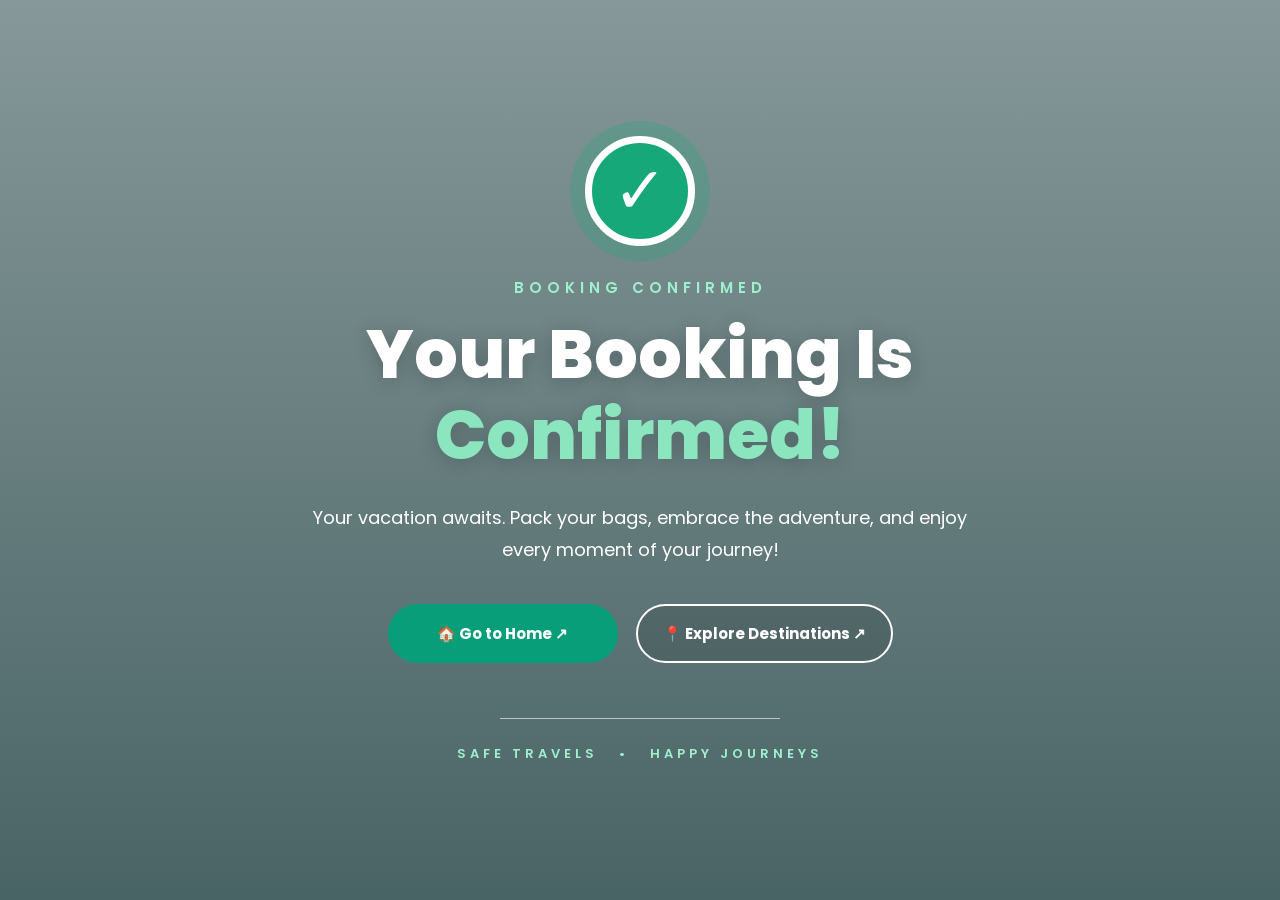
<file: booking-success.html>
<!DOCTYPE html>
<html lang="en">
<head>
    <meta charset="UTF-8">
    <meta name="viewport" content="width=device-width, initial-scale=1.0">
    <link rel="icon" href="img/voyagr-logo.svg">
    <title>Booking Confirmed | Voyagr Travel</title>
    <link href="https://fonts.googleapis.com/css2?family=Poppins:wght@400;500;600;700;800&display=swap" rel="stylesheet">
    <style>
        * {
            margin: 0;
            padding: 0;
            box-sizing: border-box;
        }
        body {
            font-family: "Poppins", sans-serif;
            color: white;
        }
        .booking-page {
            min-height: 100vh;
            display: flex;
            align-items: center;
            justify-content: center;
            text-align: center;
            padding: 40px 20px;
            position: relative;
            overflow: hidden;
            background: linear-gradient(
                    rgba(3, 40, 42, 0.48),
                    rgba(3, 40, 42, 0.72)), url("https://images.unsplash.com/photo-1470770841072-f978cf4d019e?auto=format&fit=crop&w=2200&q=90");
            background-position: center;
            background-size: cover;
            background-repeat: no-repeat;
        }
        .booking-content {
            width: 100%;
            max-width: 800px;
            animation: fadeInUp 1s ease;
        }
        .success-icon {
            width: 110px;
            height: 110px;
            margin: 0 auto 30px;
            display: flex;
            align-items: center;
            justify-content: center;
            font-size: 65px;
            font-weight: 500;
            border: 7px solid white;
            border-radius: 50%;
            background: #16a879;
            box-shadow: 0 0 0 15px rgba(22, 168, 121, 0.25);
            animation: popIn 0.8s ease;
        }
        .booking-label {
            color: #9ff0ce;
            font-size: 15px;
            font-weight: 600;
            letter-spacing: 5px;
            margin-bottom: 15px;
        }
        .booking-content h1 {
            font-size: clamp(38px, 6vw, 68px);
            font-weight: 800;
            line-height: 1.2;
            margin-bottom: 25px;
            text-shadow: 0 3px 20px rgba(0, 0, 0, 0.2);
        }
        .booking-content h1 span {
            display: block;
            color: #8be6bf;
        }
        .booking-message {
            max-width: 680px;
            margin: auto;
            font-size: 18px;
            line-height: 1.8;
            color: #ffffff;
        }
        .booking-buttons {
            display: flex;
            justify-content: center;
            flex-wrap: wrap;
            gap: 18px;
            margin-top: 38px;
        }
        .booking-btn {
            min-width: 230px;
            padding: 16px 25px;
            display: inline-flex;
            align-items: center;
            justify-content: center;
            gap: 10px;
            border: 2px solid white;
            border-radius: 40px;
            color: white;
            text-decoration: none;
            font-size: 15px;
            font-weight: 700;
            transition: 0.3s ease;
        }
        .booking-btn:hover {
            transform: translateY(-4px);
        }
        .booking-btn-primary {
            background: #079e79;
            border-color: #079e79;
        }
        .booking-btn-primary:hover {
            background: #087c61;
        }
        .booking-btn-outline {
            background: rgba(0, 0, 0, 0.12);
        }
        .booking-btn-outline:hover {
            background: rgba(255, 255, 255, 0.18);
        }
        .booking-tagline {
            margin-top: 55px;
            color: #9ff0ce;
            font-size: 13px;
            font-weight: 600;
            letter-spacing: 4px;
        }
        .booking-divider {
            width: 280px;
            max-width: 80%;
            height: 1px;
            margin: 0 auto 25px;
            background: rgba(255, 255, 255, 0.6);
        }
        .confetti {
            position: absolute;
            top: -20px;
            width: 9px;
            height: 15px;
            border-radius: 3px;
            animation: confettiFall 7s linear infinite;
        }
        .confetti:nth-child(1) {
            left: 12%;
            background: #08b58a;
        }
        .confetti:nth-child(2) {
            left: 25%;
            background: #ffc85c;
            animation-delay: 1s;
        }
        .confetti:nth-child(3) {
            left: 40%;
            background: #08b58a;
            animation-delay: 2s;
        }
        .confetti:nth-child(4) {
            left: 60%;
            background: #ffc85c;
            animation-delay: 0.5s;
        }
        .confetti:nth-child(5) {
            left: 75%;
            background: #08b58a;
            animation-delay: 1.5s;
        }
        .confetti:nth-child(6) {
            left: 90%;
            background: #ffc85c;
            animation-delay: 2.5s;
        }
        /* Animations */
        @keyframes fadeInUp {
            from {
                opacity: 0;
                transform: translateY(25px);
            }
            to {
                opacity: 1;
                transform: translateY(0);
            }
        }
        @keyframes popIn {
            0% {
                opacity: 0;
                transform: scale(0.6);
            }
            75% {
                transform: scale(1.1);
            }
            100% {
                opacity: 1;
                transform: scale(1);
            }
        }
        @keyframes confettiFall {
            from {
                transform: translateY(-10vh) rotate(0deg);
            }

            to {
                transform: translateY(110vh) rotate(360deg);
            }
        }
        /* Responsive Design */
        @media (max-width: 600px) {
            .booking-page {
                padding: 35px 18px;
            }
            .success-icon {
                width: 85px;
                height: 85px;
                font-size: 50px;
                border-width: 5px;
                margin-bottom: 25px;
            }
            .booking-label {
                font-size: 12px;
                letter-spacing: 3px;
            }
            .booking-content h1 {
                font-size: 38px;
            }
            .booking-message {
                font-size: 15px;
            }
            .booking-buttons {
                flex-direction: column;
                align-items: center;
                gap: 14px;
                margin-top: 30px;
            }
            .booking-btn {
                width: 100%;
                max-width: 300px;
                padding: 15px;
            }
            .booking-tagline {
                margin-top: 40px;
                font-size: 10px;
                letter-spacing: 2px;
            }
        }
        /* Accessibility */
        @media (prefers-reduced-motion: reduce) {
            *,
            *::before,
            *::after {
                animation: none !important;
                transition: none !important;
            }
        }
    </style>
</head>
<body>
    <main class="booking-page">
        <span class="confetti"></span>
        <span class="confetti"></span>
        <span class="confetti"></span>
        <span class="confetti"></span>
        <span class="confetti"></span>
        <span class="confetti"></span>
        <section class="booking-content">
            <div class="success-icon">✓</div>
            <p class="booking-label">
                BOOKING CONFIRMED
            </p>
            <h1>
                Your Booking Is
                <span>Confirmed!</span>
            </h1>
            <p class="booking-message">
                Your vacation awaits. Pack your bags, embrace the
                adventure, and enjoy every moment of your journey!
            </p>
            <div class="booking-buttons">
                <a href="index.html"
                   class="booking-btn booking-btn-primary">
                    🏠 Go to Home ↗
                </a>
                <a href="destination.html"
                   class="booking-btn booking-btn-outline">
                    📍 Explore Destinations ↗
                </a>
            </div>
            <div class="booking-tagline">
                <div class="booking-divider"></div>
                SAFE TRAVELS &nbsp; • &nbsp; HAPPY JOURNEYS
            </div>
        </section>
    </main>
</body>
</html>
</file>
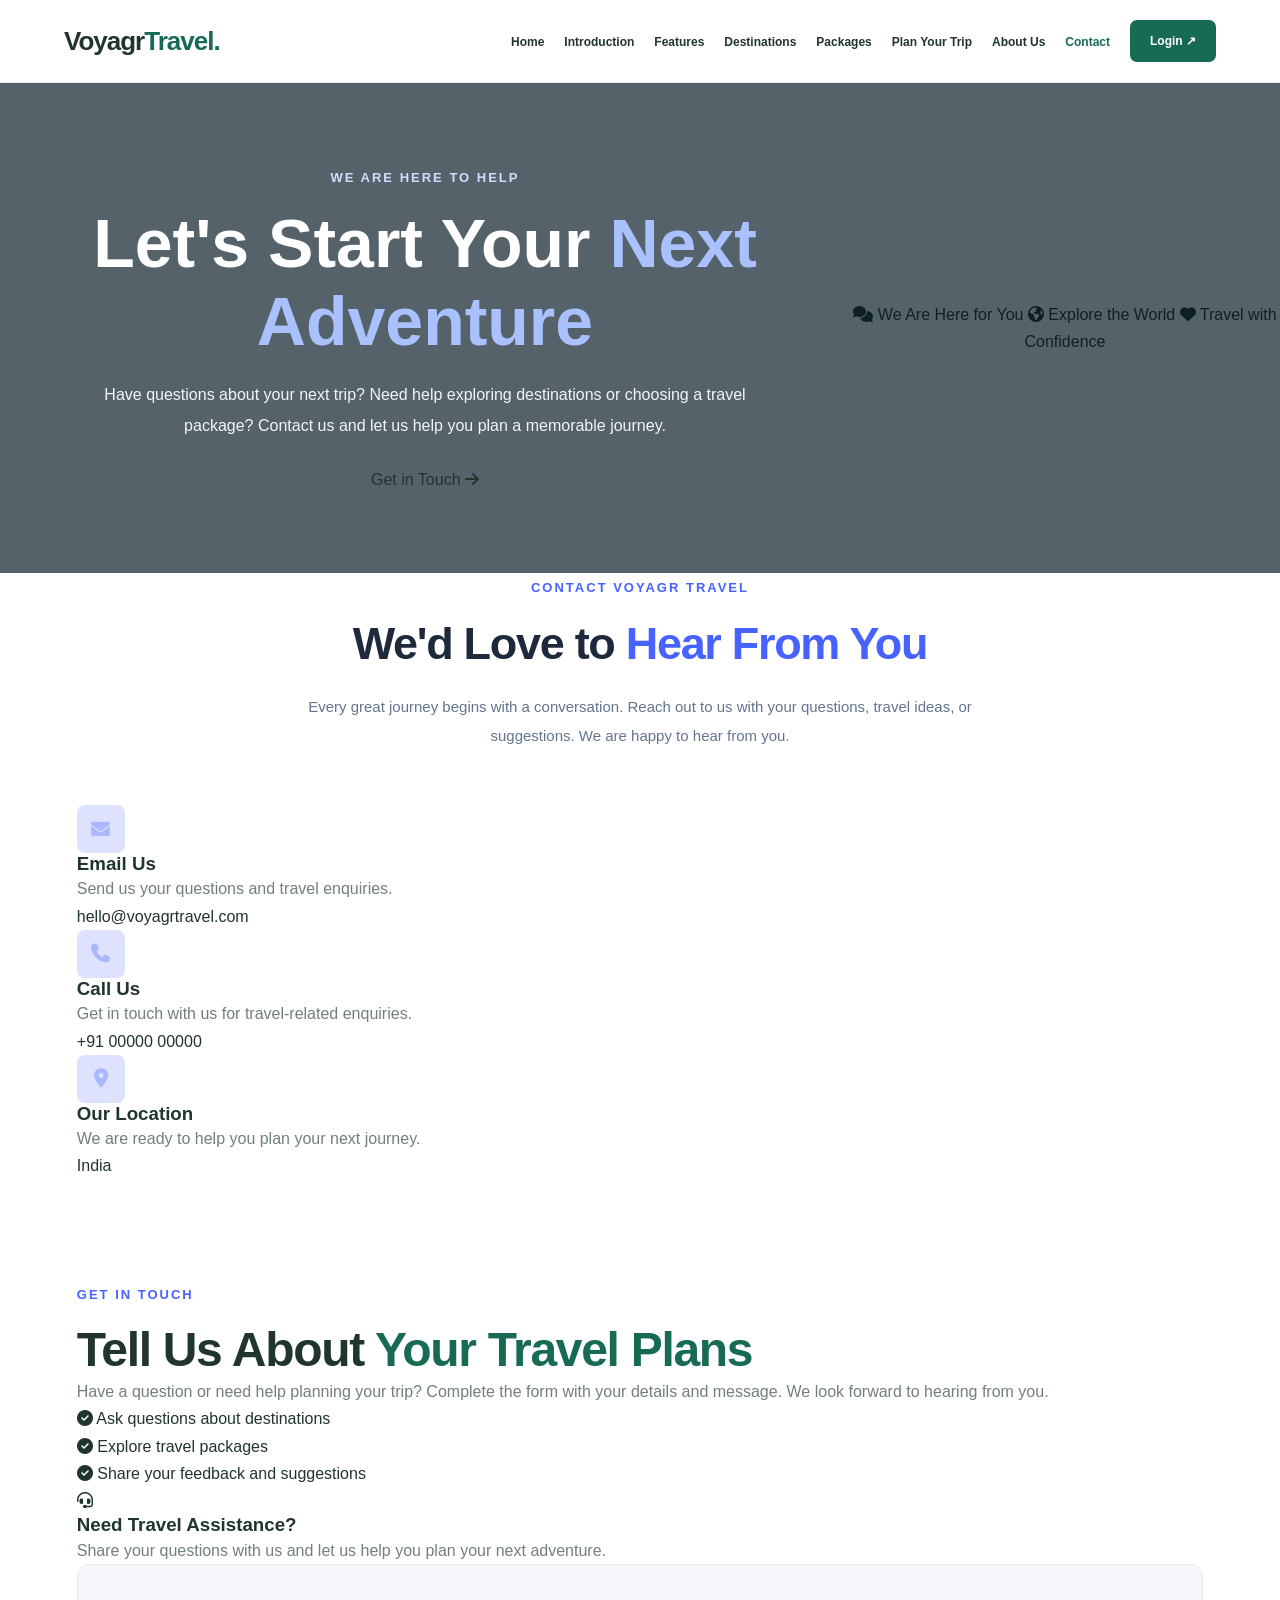
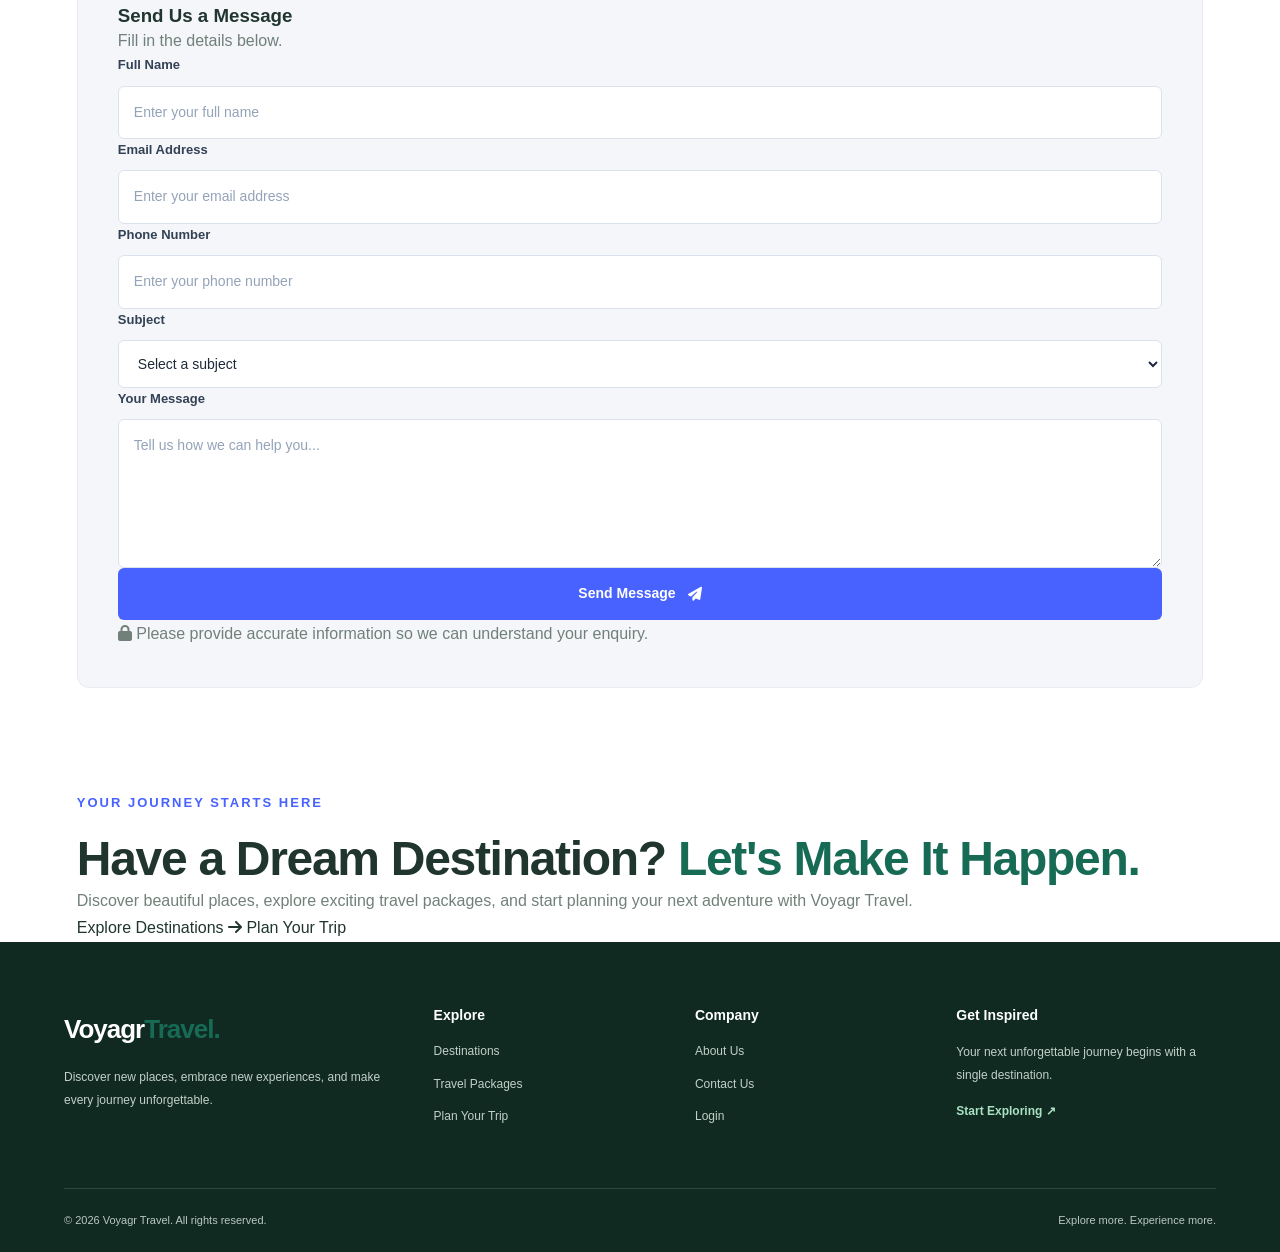
<file: contact.html>
<!DOCTYPE html>
<html lang="en">
<head>
    <meta charset="UTF-8">
    <meta name="viewport" content="width=device-width, initial-scale=1.0">
    <link rel="icon" href="img/voyagr-logo.svg">
    <title>Contact Us | Voyagr Travel</title>
    <link rel="stylesheet" href="style.css">
    <link rel="stylesheet" href="https://cdnjs.cloudflare.com/ajax/libs/font-awesome/6.7.2/css/all.min.css">
</head>
<body>
    <!--  HEADER  -->
    <header class="header">
        <nav class="navbar container">
            <a href="index.html" class="logo"> Voyagr<span>Travel.</span> </a>
            <button class="menu-toggle" id="menuToggle" aria-label="Toggle navigation" aria-expanded="false">
                ☰
            </button>
            <ul class="nav-links" id="navLinks">
                <li><a href="index.html#home" class="nav-link ">Home</a></li>
                <li><a href="index.html#introduction" class="nav-link">Introduction</a></li>
                <li><a href="index.html #features" class="nav-link">Features</a></li>
                <li><a href="destination.html" class="nav-link">Destinations</a></li>
                <li><a href="package.html" class="nav-link">Packages</a></li>
                <li><a href="plan-trip.html" class="nav-link">Plan Your Trip</a></li>
                <li><a href="about.html" class="nav-link">About Us</a></li>
                <li><a href="contact.html" class="nav-link active">Contact</a></li>
                <li><a href="index.html#login" class="login-button">Login ↗</a></li>
            </ul>
        </nav>
    </header>
    <!-- CONTACT HERO -->
    <section class="contact-hero">
        <div class="contact-hero-overlay"></div>
        <div class="contact-hero-content">
            <span class="contact-label">WE ARE HERE TO HELP</span>
            <h1>
                Let's Start Your
                <span>Next Adventure</span>
            </h1>
            <p>
                Have questions about your next trip? Need help exploring
                destinations or choosing a travel package? Contact us
                and let us help you plan a memorable journey.
            </p>
            <a href="#contact-section" class="contact-hero-btn">
                Get in Touch
                <i class="fa-solid fa-arrow-right"></i>
            </a>
        </div>
        <div class="contact-hero-bottom">
            <span>
                <i class="fa-solid fa-comments"></i>
                We Are Here for You
            </span>
            <span>
                <i class="fa-solid fa-earth-americas"></i>
                Explore the World
            </span>
            <span>
                <i class="fa-solid fa-heart"></i>
                Travel with Confidence
            </span>
        </div>
    </section>
    <!-- CONTACT INTRODUCTION -->
    <section class="contact-intro section-padding">
        <div class="contact-container">
            <div class="contact-section-heading">
                <span class="contact-label">CONTACT VOYAGR TRAVEL</span>
                <h2>
                    We'd Love to
                    <span>Hear From You</span>
                </h2>
                <p>
                    Every great journey begins with a conversation.
                    Reach out to us with your questions, travel ideas,
                    or suggestions. We are happy to hear from you.
                </p>
            </div>
            <div class="contact-info-grid">
                <article class="contact-info-card">
                    <div class="contact-info-icon">
                        <i class="fa-solid fa-envelope"></i>
                    </div>
                    <h3>Email Us</h3>
                    <p>
                        Send us your questions and travel enquiries.
                    </p>
                    <a href="mailto:hello@voyagrtravel.com">
                        hello@voyagrtravel.com
                    </a>
                </article>
                <!-- Phone Information -->
                <article class="contact-info-card">
                    <div class="contact-info-icon">
                        <i class="fa-solid fa-phone"></i>
                    </div>
                    <h3>Call Us</h3>
                    <p>
                        Get in touch with us for travel-related enquiries.
                    </p>
                    <a href="tel:+910000000000"> +91 00000 00000</a>
                </article>
                <article class="contact-info-card">
                    <div class="contact-info-icon">
                        <i class="fa-solid fa-location-dot"></i>
                    </div>
                    <h3>Our Location</h3>
                    <p>
                        We are ready to help you plan your next journey.
                    </p>
                    <span>India</span>
                </article>
            </div>
        </div>
    </section>
    <!-- CONTACT FORM -->
    <section class="contact-section section-padding" id="contact-section">
        <div class="contact-container contact-grid">
            <div class="contact-form-content">
                <span class="contact-label">GET IN TOUCH</span>
                <h2>
                    Tell Us About
                    <span>Your Travel Plans</span>
                </h2>
                <p>
                    Have a question or need help planning your trip?
                    Complete the form with your details and message.
                    We look forward to hearing from you.
                </p>
                <div class="contact-benefits">
                    <div>
                        <i class="fa-solid fa-circle-check"></i>
                        <span>Ask questions about destinations</span>
                    </div>
                    <div>
                        <i class="fa-solid fa-circle-check"></i>
                        <span>Explore travel packages</span>
                    </div>
                    <div>
                        <i class="fa-solid fa-circle-check"></i>
                        <span>Share your feedback and suggestions</span>
                    </div>
                </div>
                <div class="contact-support-card">
                    <div class="contact-support-icon">
                        <i class="fa-solid fa-headset"></i>
                    </div>
                    <div>
                        <h3>Need Travel Assistance?</h3>
                        <p>
                            Share your questions with us and let us
                            help you plan your next adventure.
                        </p>
                    </div>
                </div>
            </div>
            <div class="contact-form-wrapper">
                <div class="contact-form-heading">
                    <h3>Send Us a Message</h3>
                    <p>
                        Fill in the details below.
                    </p>
                </div>
                <form id="contactForm">
                    <div class="contact-form-row">
                        <div class="contact-form-group">
                            <label for="contactName">Full Name</label>
                            <input type="text" id="contactName" name="name" placeholder="Enter your full name" required minlength="3">
                        </div>
                        <div class="contact-form-group">
                            <label for="contactEmail">Email Address</label>
                            <input type="email" id="contactEmail" name="email" placeholder="Enter your email address" required>
                        </div>
                    </div>
                    <div class="contact-form-row">
                        <div class="contact-form-group">
                            <label for="contactPhone">Phone Number</label>
                            <input type="tel" id="contactPhone" name="phone" placeholder="Enter your phone number" pattern="[0-9+\-\s()]{7,20}">
                        </div>
                        <div class="contact-form-group">
                            <label for="contactSubject">Subject</label>
                            <select id="contactSubject" name="subject" required >
                                <option value="">Select a subject</option>
                                <option value="destination">Destination Enquiry</option>
                                <option value="package">Travel Package</option>
                                <option value="booking">Booking Enquiry</option>
                                <option value="feedback">Feedback</option>
                                <option value="other">Other</option>
                            </select>
                        </div>
                    </div>
                    <div class="contact-form-group">
                        <label for="contactMessage">Your Message</label>
                        <textarea id="contactMessage" name="message" rows="5" placeholder="Tell us how we can help you..." required minlength="10"></textarea>
                    </div>
                    <button type="submit" class="contact-submit-btn">
                        Send Message
                        <i class="fa-solid fa-paper-plane"></i>
                    </button>
                    <p class="contact-form-note">
                        <i class="fa-solid fa-lock"></i>
                        Please provide accurate information so we can
                        understand your enquiry.
                    </p>
                    <p id="contactFormMessage" class="contact-form-message" role="status" aria-live="polite"></p>
                </form>
            </div>
        </div>
    </section>
    <!-- TRAVEL INSPIRATION -->
    <section class="contact-banner">
        <div class="contact-banner-overlay"></div>
        <div class="contact-container contact-banner-content">
            <span class="contact-label">YOUR JOURNEY STARTS HERE</span>
            <h2>
                Have a Dream Destination?
                <span>Let's Make It Happen.</span>
            </h2>
            <p>
                Discover beautiful places, explore exciting travel
                packages, and start planning your next adventure
                with Voyagr Travel.
            </p>
            <div class="contact-banner-buttons">
                <a href="destination.html" class="contact-light-btn">
                    Explore Destinations
                    <i class="fa-solid fa-arrow-right"></i>
                </a>
                <a href="plan-trip.html" class="contact-outline-btn">
                    Plan Your Trip
                </a>
            </div>
        </div>
    </section>
        <!-- Footer -->
    <footer class="footer">
        <div class="container">
            <div class="footer-main">
                <div class="footer-brand">
                    <a href="index.html" class="logo footer-logo">
                        Voyagr<span>Travel.</span>
                    </a>
                    <p>
                        Discover new places, embrace new experiences,
                        and make every journey unforgettable.
                    </p>
                </div>
                <div class="footer-column">
                    <h3>Explore</h3>
                    <a href="destination.html">Destinations</a>
                    <a href="package.html">Travel Packages</a>
                    <a href="plan-trip.html">Plan Your Trip</a>
                </div>
                <div class="footer-column">
                    <h3>Company</h3>
                    <a href="about.html">About Us</a>
                    <a href="contact.html">Contact Us</a>
                    <a href="#login">Login</a>
                </div>
                <div class="footer-column">
                    <h3>Get Inspired</h3>
                    <p>
                        Your next unforgettable journey begins with
                        a single destination.
                    </p>
                    <a href="destination.html" class="footer-explore">
                        Start Exploring ↗
                    </a>
                </div>
            </div>
            <div class="footer-bottom">
                <p>
                    © <span id="currentYear"></span> Voyagr Travel.
                    All rights reserved.
                </p>
                <p>Explore more. Experience more.</p>
            </div>
        </div>
    </footer>
    <script src="script.js"></script>
</body>
</html>
</file>
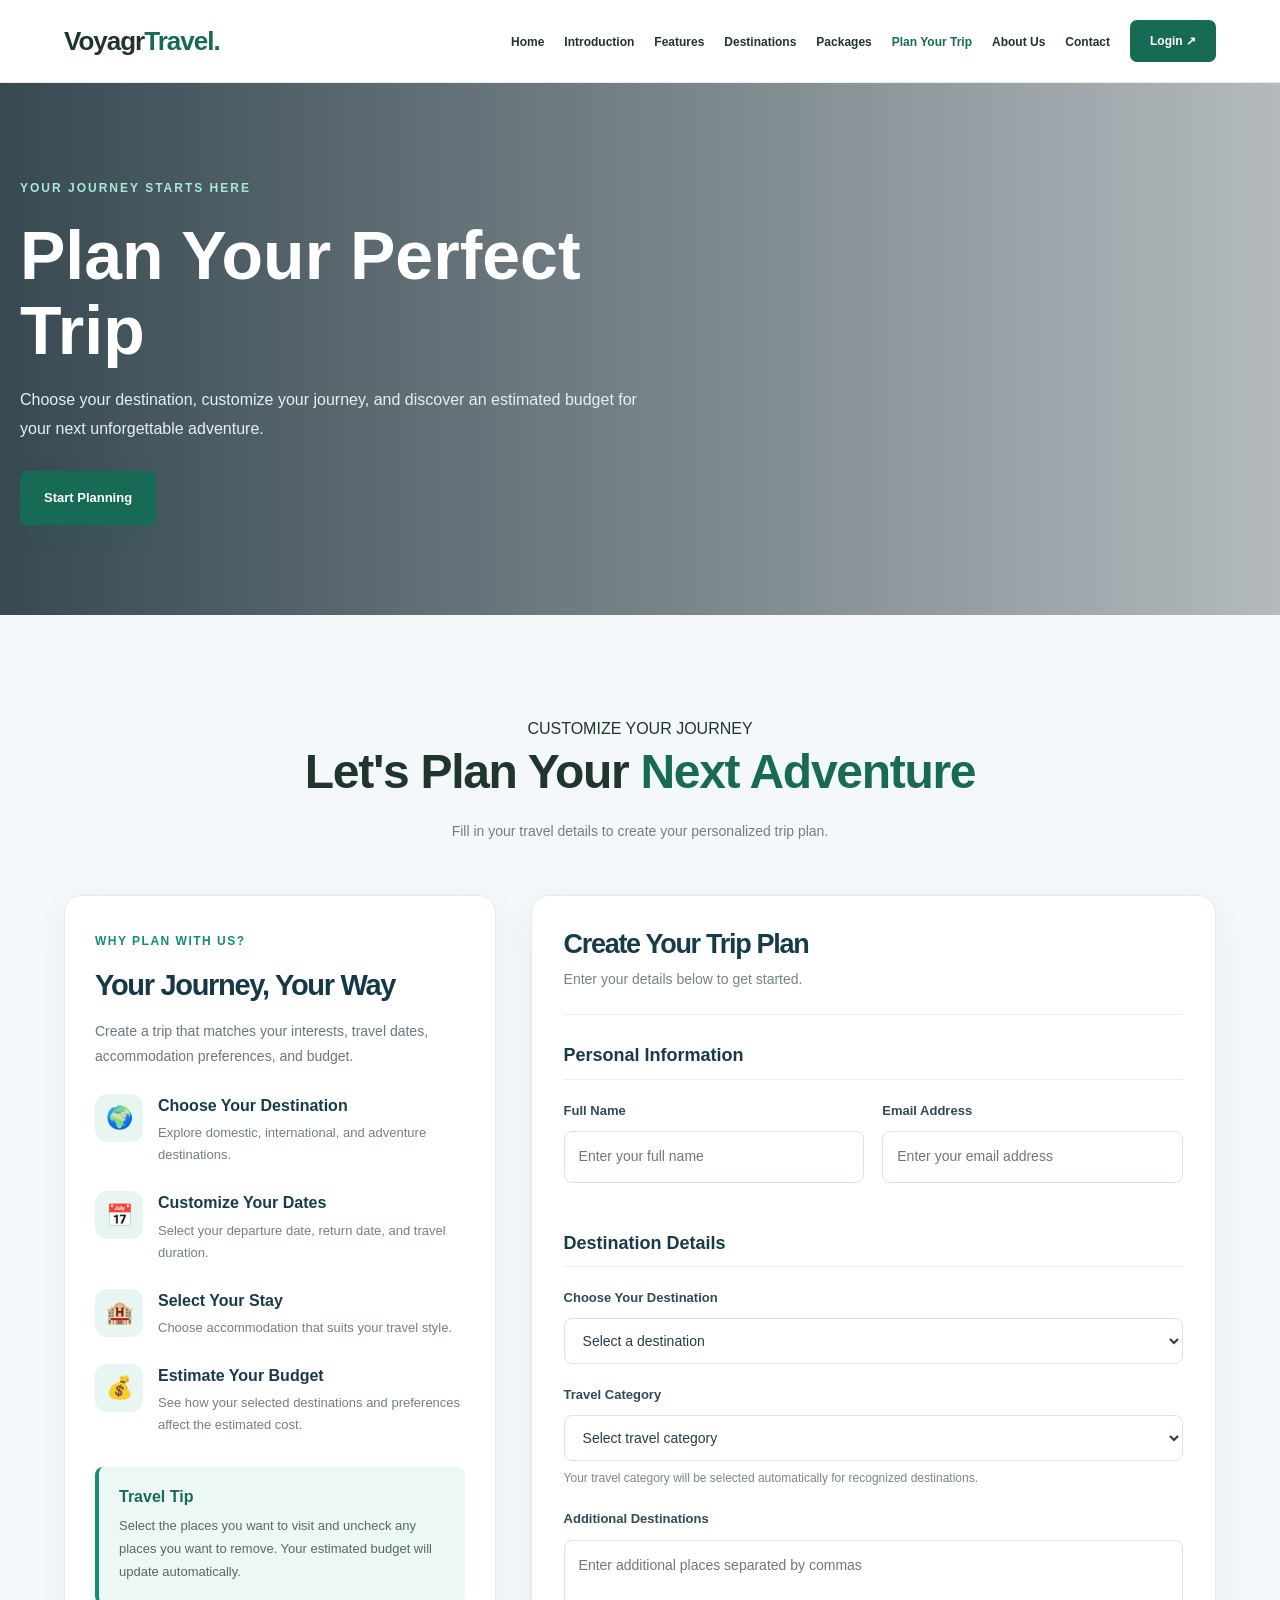
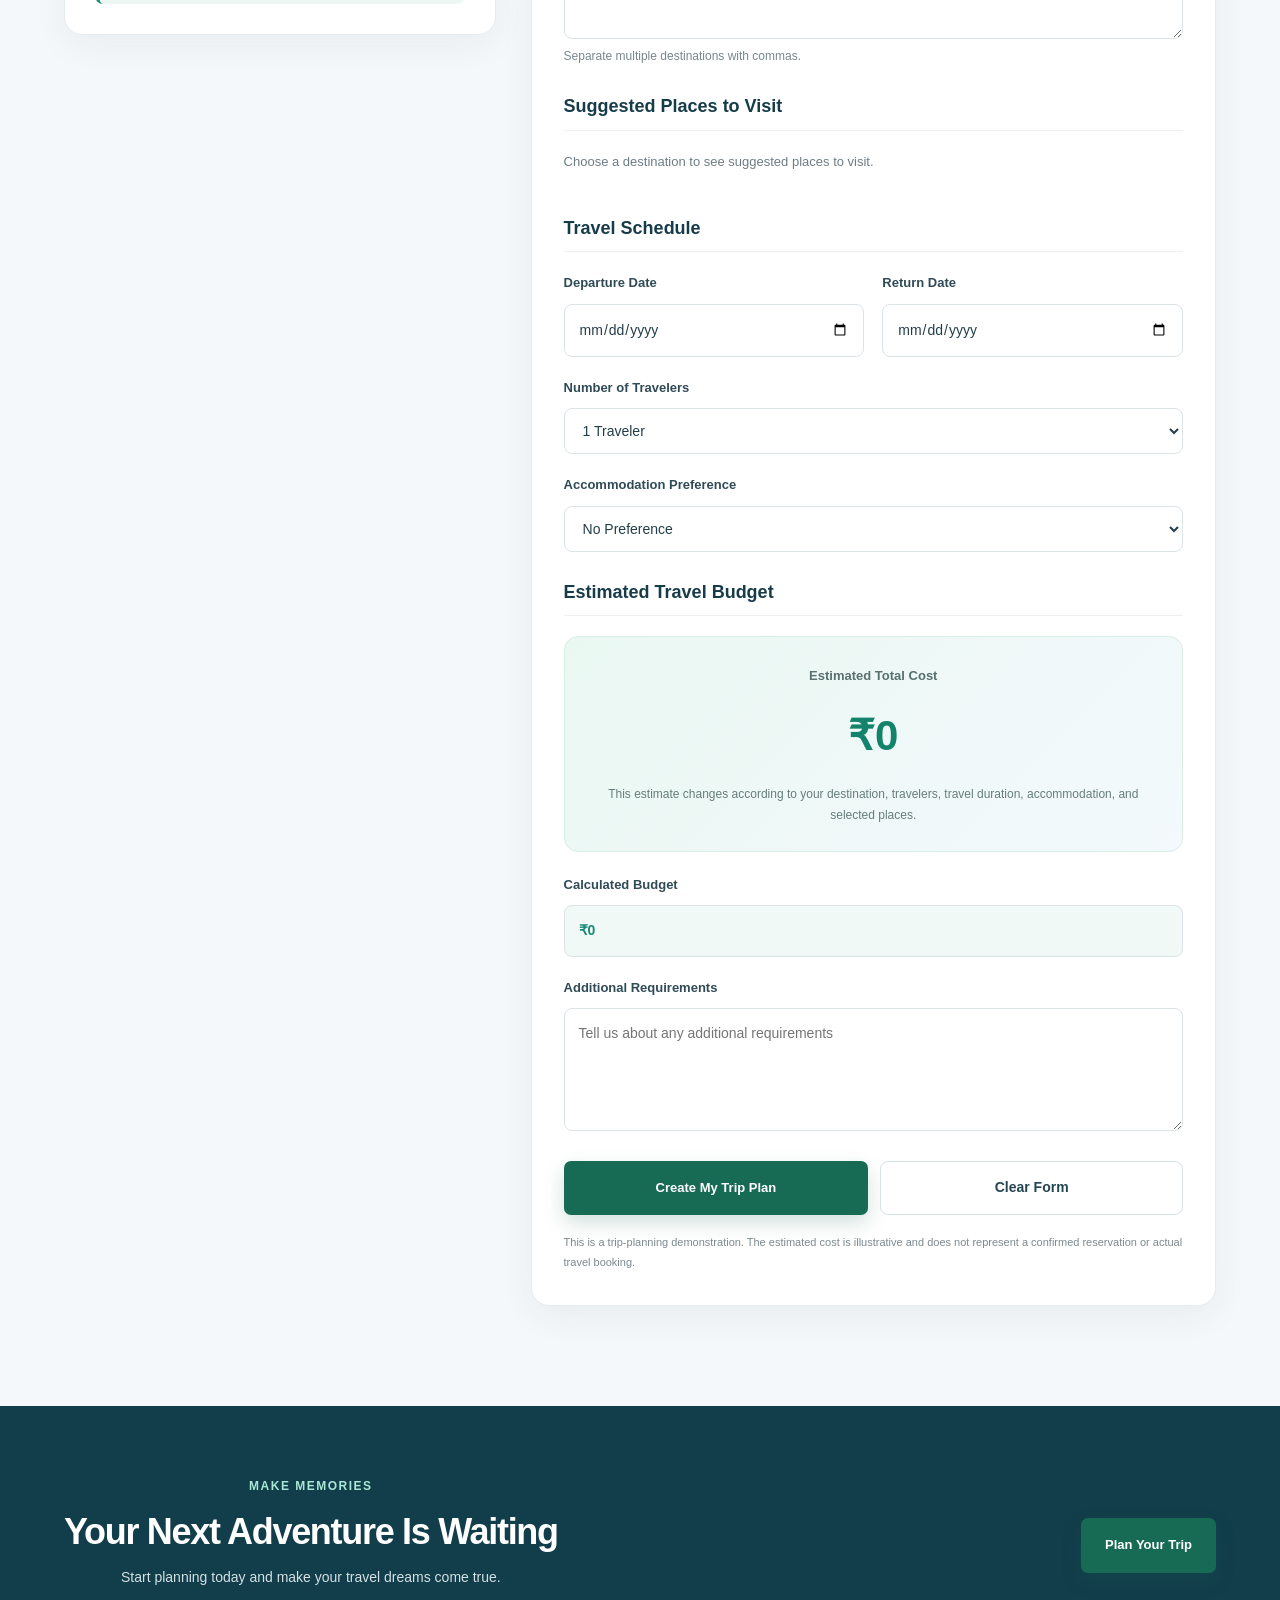
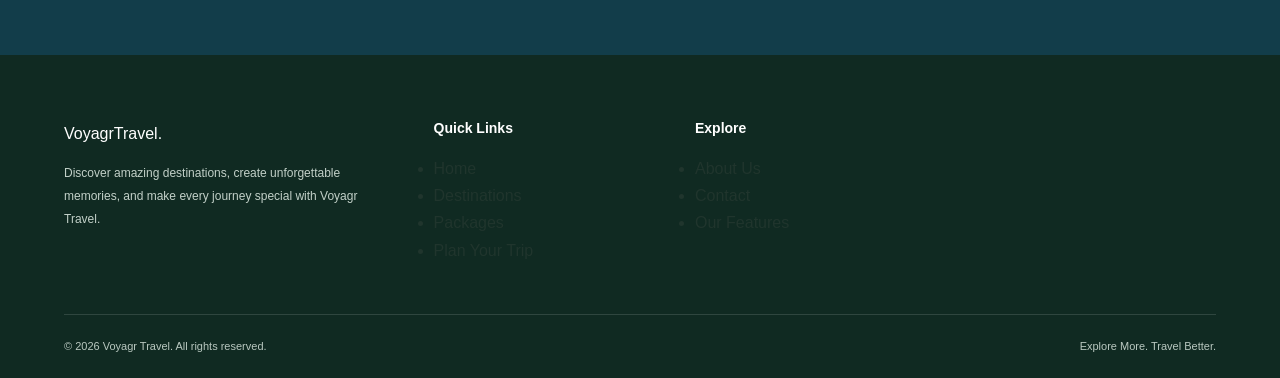
<file: plan-trip.html>
<!DOCTYPE html>
<html lang="en">
<head>
    <meta charset="UTF-8">
    <meta name="viewport" content="width=device-width, initial-scale=1.0">
    <meta name="description" content="Plan your perfect holiday with Voyagr Travel. Customize your destination, travel dates, accommodation, and budget.">
    <link rel="icon" href="img/voyagr-logo.svg">
    <title>Plan Your Trip | Voyagr Travel</title>
    <link rel="stylesheet" href="style.css">
</head>
<body>
    <header class="header">
        <nav class="navbar container">
            <a href="index.html" class="logo">Voyagr<span>Travel.</span></a>
            <button class="menu-toggle" id="menuToggle" aria-label="Toggle navigation" aria-expanded="false">
                ☰
            </button>
            <ul class="nav-links" id="navLinks">
                <li><a href="index.html#home" class="nav-link">Home</a></li>
                <li><a href="index.html#introduction" class="nav-link">Introduction</a></li>
                <li><a href="index.html#features" class="nav-link">Features</a></li>
                <li><a href="destination.html" class="nav-link">Destinations</a></li>
                <li><a href="package.html" class="nav-link">Packages</a></li>
                <li><a href="plan-trip.html" class="nav-link active">Plan Your Trip</a></li>
                <li><a href="about.html" class="nav-link">About Us</a></li>
                <li><a href="contact.html" class="nav-link">Contact</a></li>
                <li><a href="index.html#login" class="login-button">Login ↗</a></li>
            </ul>
        </nav>
    </header>
    <main>
        <section class="plan-page-hero">
            <div class="plan-page-hero-overlay"></div>
            <div class="container plan-page-hero-content reveal">
                <span class="section-tag">YOUR JOURNEY STARTS HERE</span>
                <h1>Plan Your Perfect Trip</h1>
                <p>
                    Choose your destination, customize your journey, and discover
                    an estimated budget for your next unforgettable adventure.
                </p>
                <a href="#tripPlanner" class="btn btn-primary">Start Planning</a>
            </div>
        </section>
        <section class="section plan-page-section" id="tripPlanner">
            <div class="container">
                <div class="section-heading reveal">
                    <span class="section-tag">CUSTOMIZE YOUR JOURNEY</span>
                    <h2>Let's Plan Your <span>Next Adventure</span></h2>
                    <p>
                        Fill in your travel details to create your personalized trip plan.
                    </p>
                </div>
                <div class="plan-page-layout">
                    <div class="plan-page-info reveal">
                        <span class="section-tag">WHY PLAN WITH US?</span>
                        <h2>Your Journey, Your Way</h2>
                        <p>
                            Create a trip that matches your interests, travel dates,
                            accommodation preferences, and budget.
                        </p>
                        <div class="plan-info-card">
                            <div class="plan-info-icon">🌍</div>
                            <div>
                                <h3>Choose Your Destination</h3>
                                <p>Explore domestic, international, and adventure destinations.</p>
                            </div>
                        </div>
                        <div class="plan-info-card">
                            <div class="plan-info-icon">📅</div>
                            <div>
                                <h3>Customize Your Dates</h3>
                                <p>Select your departure date, return date, and travel duration.</p>
                            </div>
                        </div>
                        <div class="plan-info-card">
                            <div class="plan-info-icon">🏨</div>
                            <div>
                                <h3>Select Your Stay</h3>
                                <p>Choose accommodation that suits your travel style.</p>
                            </div>
                        </div>
                        <div class="plan-info-card">
                            <div class="plan-info-icon">💰</div>
                            <div>
                                <h3>Estimate Your Budget</h3>
                                <p>See how your selected destinations and preferences affect the estimated cost.</p>
                            </div>
                        </div>
                        <div class="plan-info-note">
                            <h3>Travel Tip</h3>
                            <p>
                                Select the places you want to visit and uncheck any
                                places you want to remove. Your estimated budget
                                will update automatically.
                            </p>
                        </div>
                    </div>
                    <form class="plan-trip-form reveal" id="planTripForm">
                        <div class="form-heading">
                            <h2>Create Your Trip Plan</h2>
                            <p>Enter your details below to get started.</p>
                        </div>
                        <div class="form-section">
                            <h3 class="form-section-title">Personal Information</h3>
                            <div class="form-row">
                                <div class="form-group">
                                    <label for="travellerName">Full Name</label>
                                    <input type="text" id="travellerName" name="travellerName" placeholder="Enter your full name" minlength="2" required>
                                </div>
                                <div class="form-group">
                                    <label for="travellerEmail">Email Address</label>
                                    <input type="email" id="travellerEmail" name="travellerEmail" placeholder="Enter your email address" required >
                                </div>
                            </div>
                        </div>
                        <div class="form-section">
                            <h3 class="form-section-title">Destination Details</h3>
                            <div class="form-group">
                                <label for="tripDestination">Choose Your Destination</label>
                                <select id="tripDestination" name="tripDestination" required>
                                    <option value="">Select a destination</option>
                                    <optgroup label="Domestic Destinations">
                                        <option value="Kerala">Kerala</option>
                                        <option value="Goa">Goa</option>
                                        <option value="Ooty">Ooty</option>
                                        <option value="Thanjavur">Thanjavur</option>
                                    </optgroup>
                                    <optgroup label="International Destinations">
                                        <option value="Singapore">Singapore</option>
                                        <option value="Bali">Bali</option>
                                        <option value="Dubai">Dubai</option>
                                    </optgroup>
                                    <optgroup label="Adventure Destinations">
                                        <option value="Himalayas">Himalayas</option>
                                        <option value="Rishikesh">Rishikesh</option>
                                    </optgroup>
                                    <option value="Other">Other Destination</option>
                                </select>
                            </div>
                            <div class="form-group" id="otherDestinationGroup" hidden>
                                <label for="otherDestination">Enter Your Destination</label>
                                <input type="text" id="otherDestination" name="otherDestination" placeholder="Enter your preferred destination">
                            </div>
                            <div class="form-group">
                                <label for="travelType">Travel Category</label>
                                <select id="travelType" name="travelType" required>
                                    <option value="">Select travel category</option>
                                    <option value="Domestic">Domestic Travel</option>
                                    <option value="International">International Travel</option>
                                    <option value="Adventure">Adventure Travel</option>
                                    <option value="Relaxation">Relaxation Travel</option>
                                </select>
                                <small id="travelTypeMessage">
                                    Your travel category will be selected automatically for recognized destinations.
                                </small>
                            </div>
                            <div class="form-group">
                                <label for="additionalDestinations">Additional Destinations</label>
                                <textarea  id="additionalDestinations" name="additionalDestinations" rows="3" placeholder="Enter additional places separated by commas"></textarea>
                                <small>Separate multiple destinations with commas.</small>
                            </div>
                        </div>
                        <div class="form-section">
                            <h3 class="form-section-title">Suggested Places to Visit</h3>
                            <p class="suggested-places-message" id="suggestedPlacesMessage">
                                Choose a destination to see suggested places to visit.
                            </p>
                            <div class="suggested-places-list" id="suggestedPlacesList"></div>
                        </div>
                        <div class="form-section">
                            <h3 class="form-section-title">Travel Schedule</h3>
                            <div class="form-row">
                                <div class="form-group">
                                    <label for="departureDate">Departure Date</label>
                                    <input type="date" id="departureDate" name="departureDate" required>
                                </div>
                                <div class="form-group">
                                    <label for="returnDate">Return Date</label>
                                    <input type="date" id="returnDate" name="returnDate" required>
                                </div>
                            </div>
                            <div class="form-group">
                                <label for="travellerCount">Number of Travelers</label>
                                <select id="travellerCount" name="travellerCount" required>
                                    <option value="1">1 Traveler</option>
                                    <option value="2">2 Travelers</option>
                                    <option value="3">3 Travelers</option>
                                    <option value="4">4 Travelers</option>
                                    <option value="5">5 Travelers</option>
                                    <option value="6">6 Travelers</option>
                                </select>
                            </div>
                            <div class="form-group">
                                <label for="stayPreference">Accommodation Preference</label>
                                <select id="stayPreference" name="stayPreference" required>
                                    <option value="No preference">No Preference</option>
                                    <option value="Budget stay">Budget Stay</option>
                                    <option value="Standard hotel">Standard Hotel</option>
                                    <option value="Luxury resort">Luxury Resort</option>
                                    <option value="Camping">Camping</option>
                                </select>
                            </div>
                        </div>
                        <div class="form-section">
                            <h3 class="form-section-title">Estimated Travel Budget</h3>
                            <div class="budget-estimate-card">
                                <span>Estimated Total Cost</span>
                                <div class="budget-estimate-amount" id="budgetDisplay">
                                    ₹0
                                </div>
                                <p>
                                    This estimate changes according to your destination,
                                    travelers, travel duration, accommodation, and selected places.
                                </p>
                            </div>
                            <div class="form-group">
                                <label for="calculatedBudget">Calculated Budget</label>
                                <input  type="text" id="calculatedBudget" name="calculatedBudget" value="₹0" readonly>
                            </div>
                            <div class="form-group">
                                <label for="tripNotes">Additional Requirements</label>
                                <textarea  id="tripNotes" name="tripNotes" rows="4" placeholder="Tell us about any additional requirements"></textarea>
                            </div>
                        </div>
                        <div class="form-message" id="formMessage" role="alert" hidden></div>
                        <div class="form-actions">
                            <button type="submit" class="btn btn-primary">
                                Create My Trip Plan
                            </button>
                            <button type="reset" class="btn btn-secondary" id="resetTripForm">
                                Clear Form
                            </button>
                        </div>
                        <p class="form-disclaimer">
                            This is a trip-planning demonstration. The estimated cost
                            is illustrative and does not represent a confirmed reservation
                            or actual travel booking.
                        </p>
                    </form>
                </div>
                <section class="trip-summary-section" id="tripSummary" hidden>
                    <div class="trip-receipt" id="tripReceipt">
                        <div class="receipt-success">
                            <div class="receipt-success-icon">✓</div>
                            <span class="section-tag">TRIP PLAN CREATED</span>
                            <h2>Your Trip Has Been Successfully Booked!</h2>
                            <p>
                                Thank you for choosing Voyagr Travel! Your trip plan
                                has been created successfully. Get ready for an amazing
                                journey and enjoy your trip!
                            </p>
                        </div>
                        <div class="receipt-divider"></div>
                        <div class="receipt-header">
                            <a href="index.html" class="logo">Voyagr<span>Travel.</span></a>
                            <span class="receipt-status">Trip Plan Confirmation</span>
                        </div>
                        <div class="receipt-details">
                            <div class="receipt-detail">
                                <span>Receipt Number</span>
                                <strong id="receiptNumber">-</strong>
                            </div>
                            <div class="receipt-detail">
                                <span>Created On</span>
                                <strong id="receiptDate">-</strong>
                            </div>
                            <div class="receipt-detail">
                                <span>Traveler Name</span>
                                <strong id="summaryName">-</strong>
                            </div>
                            <div class="receipt-detail">
                                <span>Email Address</span>
                                <strong id="summaryEmail">-</strong>
                            </div>
                            <div class="receipt-detail">
                                <span>Destination</span>
                                <strong id="summaryDestination">-</strong>
                            </div>
                            <div class="receipt-detail">
                                <span>Travel Category</span>
                                <strong id="summaryTravelType">-</strong>
                            </div>
                            <div class="receipt-detail">
                                <span>Departure Date</span>
                                <strong id="summaryDeparture">-</strong>
                            </div>
                            <div class="receipt-detail">
                                <span>Return Date</span>
                                <strong id="summaryReturn">-</strong>
                            </div>
                            <div class="receipt-detail">
                                <span>Travel Duration</span>
                                <strong id="summaryDuration">-</strong>
                            </div>
                            <div class="receipt-detail">
                                <span>Number of Travelers</span>
                                <strong id="summaryTravelers">-</strong>
                            </div>
                            <div class="receipt-detail">
                                <span>Accommodation</span>
                                <strong id="summaryAccommodation">-</strong>
                            </div>
                            <div class="receipt-detail">
                                <span>Estimated Total</span>
                                <strong id="summaryBudget">₹0</strong>
                            </div>
                        </div>
                        <div class="receipt-places-section">
                            <h3>Your Selected Places</h3>
                            <ul id="summaryPlaces"></ul>
                        </div>
                        <div class="receipt-additional-section" id="summaryAdditionalSection" hidden>
                            <h3>Additional Destinations</h3>
                            <p id="summaryAdditionalDestinations"></p>
                        </div>
                        <div class="receipt-notes-section" id="summaryNotesSection" hidden>
                            <h3>Additional Requirements</h3>
                            <p id="summaryNotes"></p>
                        </div>
                        <div class="receipt-footer">
                            <p>Thank you for planning your journey with Voyagr Travel.</p>
                            <p>Have a wonderful and memorable trip!</p>
                        </div>
                    </div>
                    <div class="receipt-actions">
                        <button type="button" class="btn btn-primary" id="printTripPlan">
                            Print Receipt
                        </button>
                        <button type="button" class="btn btn-secondary" id="editTripPlan">
                            Edit Trip Plan
                        </button>
                    </div>
                </section>
            </div>
        </section>
        <section class="custom-banner">
            <div class="container custom-banner-content">
                <div>
                    <span class="section-tag">MAKE MEMORIES</span>
                    <h2>Your Next Adventure Is Waiting</h2>
                    <p>Start planning today and make your travel dreams come true.</p>
                </div>
                <a href="#tripPlanner" class="btn btn-primary">Plan Your Trip</a>
            </div>
        </section>
    </main>
<!--FOOTER -->
    <footer class="footer">
        <div class="container">
            <div class="footer-main">
                <div class="footer-brand">
                    <a href="index.html" class="footer-logo">Voyagr<span>Travel.</span></a>
                    <p>
                        Discover amazing destinations, create unforgettable memories,
                        and make every journey special with Voyagr Travel.
                    </p>
                </div>
                <div class="footer-column">
                    <h3>Quick Links</h3>
                    <ul>
                        <li><a href="index.html">Home</a></li>
                        <li><a href="destination.html">Destinations</a></li>
                        <li><a href="package.html">Packages</a></li>
                        <li><a href="plan-trip.html">Plan Your Trip</a></li>
                    </ul>
                </div>
                <div class="footer-column">
                    <h3>Explore</h3>
                    <ul>
                        <li><a href="about.html">About Us</a></li>
                        <li><a href="contact.html">Contact</a></li>
                        <li><a href="index.html#features">Our Features</a></li>
                    </ul>
                </div>
            </div>
            <div class="footer-bottom">
                <p>&copy; <span id="currentYear"></span> Voyagr Travel. All rights reserved.</p>
                <p>Explore More. Travel Better.</p>
            </div>
        </div>
    </footer>
    <div id="toast" class="toast" role="status" aria-live="polite"></div>
    <script src="script.js"></script>
</body>
</html>
</file>
<file: style.css>
/* VOYAGR TRAVEL - GLOBAL STYLES*/

* {
    margin: 0;
    padding: 0;
    box-sizing: border-box;
}
:root {
    --primary: #176b55;
    --primary-dark: #104d3e;
    --primary-light: #e6f3ed;
    --text: #20352d;
    --muted: #718078;
    --white: #ffffff;
    --background: #f8faf8;
    --border: #e2eae5;
    --shadow: 0 15px 45px rgba(24, 60, 45, 0.09);
}

html {
    scroll-behavior: smooth;
    scroll-padding-top: 100px;
}

body {
    font-family: Arial, Helvetica, sans-serif;
    color: var(--text);
    background: var(--white);
    line-height: 1.7;
}

img {
    display: block;
    width: 100%;
    object-fit: cover;
}

a {
    color: inherit;
    text-decoration: none;
}

button,
input,
select,
textarea {
    font: inherit;
}

button {
    cursor: pointer;
}

.container {
    width: 90%;
    max-width: 1240px;
    margin: 0 auto;
}

.section {
    padding: 100px 0;
}

.section-label {
    color: var(--primary);
    font-size: 12px;
    font-weight: 800;
    letter-spacing: 2px;
    margin-bottom: 17px;
}

h1,
h2,
h3 {
    line-height: 1.2;
}

h2 {
    font-size: clamp(32px, 4vw, 48px);
    letter-spacing: -1.3px;
}

h2 span {
    color: var(--primary);
}

p {
    color: var(--muted);
}

button,
a {
    -webkit-tap-highlight-color: transparent;
}

/*  NAVIGATION */

.header {
    position: sticky;
    top: 0;
    z-index: 1000;
    background: rgba(255, 255, 255, 0.96);
    backdrop-filter: blur(14px);
    border-bottom: 1px solid rgba(226, 234, 229, 0.8);
}

.navbar {
    min-height: 82px;
    display: flex;
    align-items: center;
    justify-content: space-between;
    gap: 25px;
}

.logo {
    font-size: 26px;
    font-weight: 900;
    letter-spacing: -1px;
    white-space: nowrap;
}

.logo span {
    color: var(--primary);
}

.nav-links {
    display: flex;
    align-items: center;
    gap: 20px;
    list-style: none;
}

.nav-link {
    font-size: 12px;
    font-weight: 700;
    transition: color 0.3s ease;
}

.nav-link:hover,
.nav-link.active {
    color: var(--primary);
}

.login-button {
    display: inline-block;
    background: var(--primary);
    color: var(--white);
    padding: 11px 20px;
    border-radius: 7px;
    font-size: 12px;
    font-weight: 700;
    transition: 0.3s;
}

.login-button:hover {
    background: var(--primary-dark);
    transform: translateY(-2px);
}

.menu-toggle {
    display: none;
    background: transparent;
    border: none;
    color: var(--text);
    font-size: 27px;
}

/* BUTTONS */

.btn {
    display: inline-flex;
    justify-content: center;
    align-items: center;
    gap: 12px;
    padding: 15px 23px;
    border-radius: 7px;
    border: 1px solid transparent;
    font-size: 13px;
    font-weight: 800;
    transition:
        transform 0.3s ease,
        background 0.3s ease,
        box-shadow 0.3s ease;
}

.btn:hover {
    transform: translateY(-3px);
}

.btn-primary {
    color: var(--white);
    background: var(--primary);
    box-shadow: 0 8px 20px rgba(23, 107, 85, 0.2);
}

.btn-primary:hover {
    background: var(--primary-dark);
    box-shadow: 0 12px 25px rgba(23, 107, 85, 0.3);
}

.btn-glass {
    color: var(--white);
    border-color: rgba(255, 255, 255, 0.55);
    background: rgba(255, 255, 255, 0.08);
    backdrop-filter: blur(8px);
}

.btn-glass:hover {
    background: var(--white);
    color: var(--primary);
}

.btn-dark {
    color: var(--white);
    background: #20352d;
}

.btn-dark:hover {
    background: var(--primary);
}

.btn-light {
    color: var(--primary-dark);
    background: var(--white);
}

.btn-light:hover {
    background: var(--primary-light);
}

.full-width {
    width: 100%;
}

.center-button {
    margin-top: 45px;
    text-align: center;
}

/*  HERO SECTION */

.hero {
    position: relative;
    min-height: 690px;
    display: flex;
    align-items: center;
    background:
        url("https://images.unsplash.com/photo-1476514525535-07fb3b4ae5f1?auto=format&fit=crop&w=2200&q=90")
        center 52% / cover no-repeat;
    isolation: isolate;
}

.hero-overlay {
    position: absolute;
    inset: 0;
    z-index: -1;
    background:
        linear-gradient(
            90deg,
            rgba(9, 30, 24, 0.88) 0%,
            rgba(9, 30, 24, 0.63) 45%,
            rgba(9, 30, 24, 0.1) 100%
        );
}

.hero-content {
    padding-top: 80px;
    padding-bottom: 120px;
}

.hero-text {
    max-width: 700px;
    animation: heroEntrance 1s ease both;
}

.hero-label {
    display: inline-flex;
    align-items: center;
    gap: 10px;
    color: #e4f5eb;
    font-size: 11px;
    font-weight: 800;
    letter-spacing: 2px;
    margin-bottom: 27px;
}

.status-dot {
    width: 8px;
    height: 8px;
    border-radius: 50%;
    background: #9fe2b9;
    box-shadow: 0 0 0 5px rgba(159, 226, 185, 0.15);
}

.hero h1 {
    color: var(--white);
    font-size: clamp(48px, 7vw, 84px);
    font-weight: 900;
    letter-spacing: -3px;
    line-height: 1.08;
    margin-bottom: 25px;
}

.hero h1 span {
    color: #a9e1c1;
}

.hero-text > p {
    color: #e4eee8;
    font-size: 16px;
    max-width: 570px;
    line-height: 1.9;
}

.hero-actions {
    display: flex;
    flex-wrap: wrap;
    gap: 14px;
    margin-top: 32px;
}

.hero-trust {
    display: flex;
    align-items: center;
    gap: 15px;
    margin-top: 45px;
}

.trust-avatars {
    display: flex;
    align-items: center;
}

.trust-avatars span {
    display: grid;
    place-items: center;
    width: 36px;
    height: 36px;
    margin-left: -7px;
    background: #e7f4eb;
    border: 2px solid white;
    border-radius: 50%;
    font-size: 15px;
}

.trust-avatars span:first-child {
    margin-left: 0;
}

.hero-trust strong {
    color: white;
    font-size: 12px;
}

.hero-trust p {
    color: #dce9e1;
    font-size: 11px;
    margin-top: 2px;
}

.hero-floating-card {
    position: absolute;
    right: 6%;
    bottom: 170px;
    display: flex;
    align-items: center;
    gap: 14px;
    padding: 17px;
    border: 1px solid rgba(255, 255, 255, 0.45);
    border-radius: 12px;
    background: rgba(255, 255, 255, 0.92);
    backdrop-filter: blur(15px);
    box-shadow: var(--shadow);
    animation: floatingCard 4s ease-in-out infinite;
}

.floating-icon {
    display: grid;
    place-items: center;
    width: 45px;
    height: 45px;
    border-radius: 9px;
    background: var(--primary-light);
    font-size: 24px;
}

.hero-floating-card p {
    font-size: 11px;
}

.hero-floating-card strong {
    font-size: 14px;
}

.floating-arrow {
    color: var(--primary);
    font-size: 21px;
    margin-left: 8px;
}

/* SEARCH BAR */

.search-wrapper {
    position: absolute;
    left: 50%;
    bottom: -48px;
    transform: translateX(-50%);
    z-index: 5;
}

.travel-search {
    display: grid;
    grid-template-columns: 1fr 1px 1fr 1px 1fr auto;
    align-items: center;
    gap: 22px;
    padding: 22px;
    background: var(--white);
    border: 1px solid var(--border);
    border-radius: 13px;
    box-shadow: 0 18px 50px rgba(18, 47, 35, 0.12);
}

.search-field {
    min-width: 0;
}

.search-field label {
    display: block;
    font-size: 11px;
    font-weight: 800;
    margin-bottom: 5px;
}

.search-field select,
.search-field input {
    width: 100%;
    min-width: 0;
    padding: 4px 0;
    border: none;
    outline: none;
    background: transparent;
    color: var(--muted);
    font-size: 12px;
}

.search-divider {
    width: 1px;
    height: 42px;
    background: var(--border);
}

.search-button {
    display: flex;
    align-items: center;
    justify-content: center;
    gap: 10px;
    padding: 15px 23px;
    color: white;
    background: var(--primary);
    border: none;
    border-radius: 7px;
    font-size: 12px;
    font-weight: 800;
    transition: 0.3s;
}

.search-button:hover {
    background: var(--primary-dark);
    transform: translateY(-2px);
}

/* INTRODUCTION */

.introduction {
    padding-top: 160px;
}

.intro-grid {
    display: grid;
    grid-template-columns: 1fr 1fr;
    align-items: center;
    gap: 85px;
}

.intro-visual {
    position: relative;
    padding: 0 45px 45px 0;
}

.intro-main-image {
    height: 450px;
    overflow: hidden;
    border-radius: 15px;
}

.intro-main-image img,
.intro-small-image img {
    height: 100%;
    transition: transform 0.7s ease;
}

.intro-visual:hover .intro-main-image img {
    transform: scale(1.04);
}

.intro-small-image {
    position: absolute;
    right: 0;
    bottom: 0;
    width: 47%;
    height: 200px;
    padding: 8px;
    background: var(--white);
    border-radius: 13px;
    box-shadow: var(--shadow);
    overflow: hidden;
}

.intro-small-image img {
    border-radius: 8px;
}

.intro-badge {
    position: absolute;
    top: 28px;
    left: -20px;
    display: flex;
    align-items: center;
    gap: 12px;
    padding: 15px;
    border-radius: 10px;
    background: var(--white);
    box-shadow: var(--shadow);
}

.badge-icon {
    color: var(--primary);
    font-size: 25px;
}

.intro-badge strong {
    font-size: 12px;
}

.intro-badge p {
    font-size: 10px;
}

.intro-content h2 {
    margin-bottom: 25px;
}

.section-description {
    font-size: 14px;
    line-height: 1.9;
    margin-bottom: 17px;
}

.intro-points {
    display: grid;
    gap: 13px;
    margin: 25px 0;
}

.intro-point {
    display: flex;
    align-items: center;
    gap: 12px;
}

.intro-point span {
    display: grid;
    place-items: center;
    width: 22px;
    height: 22px;
    color: var(--primary);
    background: var(--primary-light);
    border-radius: 50%;
    font-size: 12px;
    font-weight: 900;
}

.intro-point p {
    font-size: 13px;
}

.text-button {
    display: inline-flex;
    align-items: center;
    gap: 12px;
    color: var(--primary);
    font-size: 13px;
    font-weight: 800;
    margin-top: 10px;
}

.text-button span {
    transition: transform 0.3s;
}

.text-button:hover span {
    transform: translateX(5px);
}

/*  SECTION HEADINGS */

.section-heading {
    max-width: 700px;
    margin: 0 auto 50px;
    text-align: center;
}

.section-heading h2 {
    margin-bottom: 18px;
}

.section-heading > p:last-child {
    max-width: 580px;
    margin: 0 auto;
    font-size: 14px;
    line-height: 1.9;
}

/*  FEATURES */

.features-section {
    background: var(--background);
}

.features-grid {
    display: grid;
    grid-template-columns: repeat(4, 1fr);
    gap: 20px;
}

.feature-card {
    position: relative;
    padding: 29px 23px;
    overflow: hidden;
    border: 1px solid var(--border);
    border-radius: 12px;
    background: var(--white);
    transition:
        transform 0.35s ease,
        box-shadow 0.35s ease,
        border-color 0.35s ease;
}

.feature-card:hover {
    transform: translateY(-8px);
    border-color: #b9d8c8;
    box-shadow: var(--shadow);
}

.feature-icon {
    display: grid;
    place-items: center;
    width: 55px;
    height: 55px;
    margin-bottom: 25px;
    border-radius: 12px;
    background: var(--primary-light);
    font-size: 25px;
}

.feature-number {
    position: absolute;
    top: 30px;
    right: 22px;
    color: #d5e3da;
    font-size: 28px;
    font-weight: 900;
}

.feature-card h3 {
    font-size: 17px;
    margin-bottom: 14px;
}

.feature-card > p {
    min-height: 100px;
    font-size: 12px;
    line-height: 1.9;
}

.feature-link {
    display: inline-block;
    color: var(--primary);
    font-size: 12px;
    font-weight: 800;
    margin-top: 20px;
}

/* DESTINATIONS */

.destinations-section {
    background: var(--white);
}

.destination-heading {
    max-width: 750px;
}

.category-tabs {
    display: flex;
    flex-wrap: wrap;
    justify-content: center;
    gap: 10px;
    margin-bottom: 35px;
}

.category-tab {
    padding: 11px 19px;
    color: var(--muted);
    background: var(--white);
    border: 1px solid var(--border);
    border-radius: 25px;
    font-size: 12px;
    font-weight: 800;
    transition: 0.3s;
}

.category-tab:hover,
.category-tab.active {
    color: var(--white);
    background: var(--primary);
    border-color: var(--primary);
}

.destination-grid {
    display: grid;
    grid-template-columns: repeat(3, minmax(0, 1fr));
    gap: 25px;
}

.destination-card {
    overflow: hidden;
    background: var(--white);
    border: 1px solid var(--border);
    border-radius: 13px;
    transition: 0.35s;
}

.destination-card:hover {
    transform: translateY(-7px);
    box-shadow: var(--shadow);
}

.destination-image {
    position: relative;
    height: 245px;
    overflow: hidden;
}

.destination-image img {
    height: 100%;
    transition: transform 0.6s ease;
}

.destination-card:hover .destination-image img {
    transform: scale(1.07);
}

.destination-tag {
    position: absolute;
    top: 15px;
    left: 15px;
    padding: 7px 12px;
    color: var(--primary-dark);
    background: rgba(255, 255, 255, 0.95);
    border-radius: 20px;
    font-size: 10px;
    font-weight: 800;
}

.destination-card-content {
    padding: 22px;
}

.destination-card-content h3 {
    font-size: 20px;
    margin-bottom: 10px;
}

.destination-card-content p {
    font-size: 12px;
    line-height: 1.8;
    margin-bottom: 18px;
}

.destination-card-footer {
    display: flex;
    align-items: center;
    justify-content: space-between;
    gap: 10px;
}

.destination-category {
    color: var(--primary);
    font-size: 10px;
    font-weight: 800;
    text-transform: uppercase;
    letter-spacing: 1px;
}

.destination-link {
    color: var(--primary);
    font-size: 12px;
    font-weight: 800;
}

.loading-message {
    grid-column: 1 / -1;
    padding: 35px;
    text-align: center;
}

/* PACKAGES */

.packages-section {
    background: var(--background);
}

.package-grid {
    display: grid;
    grid-template-columns: repeat(3, minmax(0, 1fr));
    gap: 25px;
}

.package-card {
    overflow: hidden;
    background: var(--white);
    border: 1px solid var(--border);
    border-radius: 13px;
    transition: 0.35s;
}

.package-card:hover {
    transform: translateY(-7px);
    box-shadow: var(--shadow);
}

.package-image {
    position: relative;
    height: 230px;
    overflow: hidden;
}

.package-image img {
    height: 100%;
    transition: transform 0.6s;
}

.package-card:hover .package-image img {
    transform: scale(1.06);
}

.package-label {
    position: absolute;
    top: 15px;
    left: 15px;
    padding: 7px 12px;
    color: var(--primary-dark);
    background: var(--white);
    border-radius: 20px;
    font-size: 10px;
    font-weight: 800;
}

.package-content {
    padding: 22px;
}

.package-content h3 {
    font-size: 20px;
    margin-bottom: 9px;
}

.package-duration {
    font-size: 12px;
    margin-bottom: 15px;
}

.package-inclusions {
    display: flex;
    flex-wrap: wrap;
    gap: 8px;
    margin-bottom: 22px;
}

.package-inclusions span {
    padding: 6px 9px;
    background: var(--background);
    border-radius: 5px;
    font-size: 10px;
    color: var(--muted);
}

.package-bottom {
    display: flex;
    justify-content: space-between;
    align-items: center;
    gap: 12px;
    border-top: 1px solid var(--border);
    padding-top: 17px;
}

.package-price small {
    display: block;
    font-size: 10px;
    color: var(--muted);
}

.package-price strong {
    color: var(--primary);
    font-size: 23px;
}

.package-link {
    padding: 10px 13px;
    color: var(--white);
    background: var(--primary);
    border-radius: 6px;
    font-size: 11px;
    font-weight: 800;
}

/*  CUSTOM TRIP BANNER */

.custom-banner {
    position: relative;
    isolation: isolate;
    padding: 100px 0;
    background:
        url("https://images.unsplash.com/photo-1464822759023-fed622ff2c3b?auto=format&fit=crop&w=2000&q=85")
        center / cover no-repeat;
}

.custom-banner-overlay {
    position: absolute;
    inset: 0;
    z-index: -1;
    background: rgba(12, 45, 34, 0.8);
}

.custom-banner-content {
    text-align: center;
}

.custom-banner .section-label {
    color: #c2ead0;
}

.custom-banner h2 {
    color: var(--white);
    font-size: clamp(35px, 5vw, 55px);
    margin-bottom: 20px;
}

.custom-banner h2 span {
    color: #b3e9c6;
}

.custom-banner-content > p:not(.section-label) {
    max-width: 620px;
    margin: 0 auto;
    color: #e1eee6;
    font-size: 14px;
}

.custom-banner .btn {
    margin-top: 30px;
}

/*  WHY CHOOSE US */

.why-grid {
    display: grid;
    grid-template-columns: repeat(2, 1fr);
    gap: 30px;
}

.why-item {
    display: flex;
    align-items: flex-start;
    gap: 17px;
    padding: 23px;
    border: 1px solid var(--border);
    border-radius: 11px;
    transition: 0.3s;
}

.why-item:hover {
    border-color: #b9d8c8;
    box-shadow: var(--shadow);
    transform: translateY(-4px);
}

.why-check {
    display: grid;
    place-items: center;
    flex-shrink: 0;
    width: 36px;
    height: 36px;
    border-radius: 50%;
    background: var(--primary-light);
    color: var(--primary);
    font-weight: 900;
}

.why-item h3 {
    font-size: 16px;
    margin-bottom: 9px;
}

.why-item p {
    font-size: 12px;
    line-height: 1.8;
}

/* LOGIN */

.login-section {
    background: var(--primary-light);
}

.login-grid {
    display: grid;
    grid-template-columns: 1fr 0.8fr;
    align-items: center;
    gap: 80px;
}

.login-info h2 {
    margin-bottom: 22px;
}

.login-info > p:not(.section-label) {
    max-width: 480px;
    font-size: 14px;
    line-height: 1.9;
}

.login-benefits {
    display: grid;
    gap: 13px;
    margin-top: 27px;
}

.login-benefits p {
    color: var(--text);
    font-size: 13px;
    font-weight: 700;
}

.login-form {
    padding: 35px;
    background: var(--white);
    border: 1px solid rgba(23, 107, 85, 0.1);
    border-radius: 15px;
    box-shadow: var(--shadow);
}

.login-form-heading {
    display: flex;
    align-items: center;
    gap: 15px;
    margin-bottom: 27px;
}

.login-form-icon {
    display: grid;
    place-items: center;
    width: 50px;
    height: 50px;
    background: var(--primary-light);
    border-radius: 10px;
    font-size: 24px;
}

.login-form-heading h3 {
    font-size: 22px;
}

.login-form-heading p {
    font-size: 12px;
}

.form-group {
    margin-bottom: 20px;
}

.form-group label {
    display: block;
    margin-bottom: 8px;
    font-size: 12px;
    font-weight: 800;
}

.form-group input {
    width: 100%;
    padding: 14px;
    background: var(--white);
    border: 1px solid var(--border);
    border-radius: 7px;
    outline: none;
    font-size: 13px;
    transition: 0.3s;
}

.form-group input:focus {
    border-color: var(--primary);
    box-shadow: 0 0 0 3px rgba(23, 107, 85, 0.1);
}

.form-note {
    margin-top: 15px;
    text-align: center;
    font-size: 10px;
}

/*  FOOTER */

.footer {
    background: #102a22;
    padding-top: 65px;
}

.footer-main {
    display: grid;
    grid-template-columns: 1.5fr 1fr 1fr 1.2fr;
    gap: 45px;
    padding-bottom: 50px;
}

.footer-logo {
    display: inline-block;
    color: var(--white);
    margin-bottom: 15px;
}

.footer-brand > p,
.footer-column > p {
    color: #c2d0c8;
    font-size: 12px;
    line-height: 1.9;
}

.footer-column h3 {
    color: var(--white);
    font-size: 14px;
    margin-bottom: 18px;
}

.footer-column > a {
    display: block;
    color: #c2d0c8;
    font-size: 12px;
    margin-bottom: 12px;
    transition: color 0.3s;
}

.footer-column > a:hover {
    color: #a9e1c1;
}

.footer-column .footer-explore {
    color: #a9e1c1;
    font-weight: 800;
    margin-top: 14px;
}

.footer-bottom {
    display: flex;
    justify-content: space-between;
    gap: 20px;
    padding: 22px 0;
    border-top: 1px solid rgba(255, 255, 255, 0.13);
}

.footer-bottom p {
    color: #b9c8c0;
    font-size: 11px;
}


/* TOAST NOTIFICATION */

.toast {
    position: fixed;
    right: 25px;
    bottom: 25px;
    z-index: 3000;
    max-width: 360px;
    padding: 16px 22px;
    color: var(--white);
    background: #163e30;
    border-radius: 9px;
    box-shadow: var(--shadow);
    opacity: 0;
    visibility: hidden;
    transform: translateY(15px);
    transition: 0.3s;
}

.toast.show {
    opacity: 1;
    visibility: visible;
    transform: translateY(0);
}


/* REVEAL ANIMATIONS */

.reveal {
    opacity: 0;
    transform: translateY(25px);
    transition:
        opacity 0.7s ease,
        transform 0.7s ease;
}

.reveal.visible {
    opacity: 1;
    transform: translateY(0);
}

@keyframes heroEntrance {
    from {
        opacity: 0;
        transform: translateY(25px);
    }

    to {
        opacity: 1;
        transform: translateY(0);
    }
}

@keyframes floatingCard {
    0%,
    100% {
        transform: translateY(0);
    }

    50% {
        transform: translateY(-10px);
    }
}


/*  RESPONSIVE - TABLET */

@media (max-width: 1100px) {
/* 
    .menu-toggle {
        display: block;
    }

    .nav-links {
        position: absolute;
        top: 82px;
        left: 0;
        right: 0;
        display: none;
        flex-direction: column;
        align-items: stretch;
        gap: 0;
        max-height: calc(100vh - 82px);
        overflow-y: auto;
        padding: 20px 5%;
        background: var(--white);
        box-shadow: var(--shadow);
    }

    .nav-links.active {
        display: flex;
    }

    .nav-links li a {
        display: block;
        padding: 12px 0;
    }

    .nav-links li .login-button {
        display: inline-block;
        padding: 11px 20px;
    } */

    .hero-floating-card {
        right: 5%;
        bottom: 120px;
    }

    .features-grid {
        grid-template-columns: repeat(2, minmax(0, 1fr));
    }

    .intro-grid {
        gap: 45px;
    }

    .footer-main {
        grid-template-columns: repeat(2, 1fr);
    }
}


/*  RESPONSIVE - SMALL TABLET */

@media (max-width: 800px) {
    
    .menu-toggle {
        display: block;
    }

    .nav-links {
        position: absolute;
        top: 82px;
        left: 0;
        right: 0;
        display: none;
        flex-direction: column;
        align-items: stretch;
        gap: 0;
        max-height: calc(100vh - 82px);
        overflow-y: auto;
        padding: 20px 5%;
        background: var(--white);
        box-shadow: var(--shadow);
    }

    .nav-links.active {
        display: flex;
    }

    .nav-links li a {
        display: block;
        padding: 12px 0;
    }

    .nav-links li .login-button {
        display: inline-block;
        padding: 11px 20px;
    }

    .hero {
        min-height: 650px;
    }

    .hero-overlay {
        background: rgba(9, 30, 24, 0.7);
    }

    .hero-floating-card {
        display: none;
    }

    .travel-search {
        grid-template-columns: 1fr 1fr;
        gap: 20px;
    }

    .search-divider {
        display: none;
    }

    .search-button {
        grid-column: 1 / -1;
    }

    .introduction {
        padding-top: 220px;
    }

    .intro-grid,
    .login-grid {
        grid-template-columns: 1fr;
    }

    .intro-visual {
        max-width: 600px;
    }

    .destination-grid,
    .package-grid {
        grid-template-columns: repeat(2, minmax(0, 1fr));
    }

    .login-grid {
        gap: 40px;
    }
}


/*  RESPONSIVE - MOBILE */

@media (max-width: 550px) {
    
    .container {
        width: 90%;
    }

    .section {
        padding: 70px 0;
    }

    .navbar {
        min-height: 72px;
    }

    .logo {
        font-size: 23px;
    }

    .nav-links {
        top: 72px;
    }

    .hero {
        min-height: 610px;
    }

    .hero-content {
        padding-top: 65px;
        padding-bottom: 120px;
    }

    .hero h1 {
        font-size: 47px;
        letter-spacing: -1.8px;
    }

    .hero-text > p {
        font-size: 13px;
    }

    .hero-label {
        font-size: 9px;
        letter-spacing: 1.3px;
    }

    .hero-actions {
        flex-direction: column;
        align-items: stretch;
    }

    .hero-trust {
        margin-top: 30px;
    }

    .search-wrapper {
        bottom: -125px;
    }

    .travel-search {
        padding: 17px;
        gap: 15px;
    }

    .search-field label {
        font-size: 10px;
    }

    .search-field select,
    .search-field input {
        font-size: 11px;
    }

    .search-button {
        padding: 13px;
    }

    .introduction {
        padding-top: 220px;
    }

    .intro-grid {
        gap: 40px;
    }

    .intro-visual {
        padding: 0 25px 30px 0;
    }

    .intro-main-image {
        height: 320px;
    }

    .intro-small-image {
        height: 140px;
        width: 48%;
    }

    .intro-badge {
        left: -8px;
        top: 15px;
    }

    h2 {
        font-size: 33px;
        letter-spacing: -0.8px;
    }

    .section-heading {
        margin-bottom: 35px;
    }

    .features-grid,
    .destination-grid,
    .package-grid,
    .why-grid,
    .footer-main {
        grid-template-columns: 1fr;
    }

    .feature-card > p {
        min-height: 0;
    }

    .category-tabs {
        justify-content: flex-start;
    }

    .category-tab {
        padding: 9px 13px;
        font-size: 10px;
    }

    .destination-image,
    .package-image {
        height: 240px;
    }

    .custom-banner {
        padding: 75px 0;
    }

    .login-form {
        padding: 25px 20px;
    }

    .footer-main {
        gap: 30px;
    }

    .footer-bottom {
        flex-direction: column;
        gap: 7px;
    }

    .toast {
        left: 15px;
        right: 15px;
        bottom: 15px;
        max-width: none;
    }
}

/*  ACCESSIBILITY */

@media (prefers-reduced-motion: reduce) {

    *,
    *::before,
    *::after {
        scroll-behavior: auto !important;
        animation-duration: 0.01ms !important;
        animation-iteration-count: 1 !important;
        transition-duration: 0.01ms !important;
    }

    .reveal {
        opacity: 1;
        transform: none;
    }
}

/* DESTINATION PAGE */

.destination-hero {
    position: relative;
    min-height: 540px;
    display: flex;
    align-items: center;
    overflow: hidden;
    background:
        linear-gradient(
            90deg,
            rgba(9, 30, 24, 0.88),
            rgba(9, 30, 24, 0.38)
        ),
        url("https://images.unsplash.com/photo-1470770841072-f978cf4d019e?auto=format&fit=crop&w=2000&q=85");
    background-size: cover;
    background-position: center;
}

.destination-hero-overlay {
    position: absolute;
    inset: 0;
    background: linear-gradient(
        0deg,
        rgba(9, 30, 24, 0.15),
        transparent
    );
}

.destination-hero-content {
    position: relative;
    z-index: 1;
    padding-top: 85px;
    padding-bottom: 85px;
    color: var(--white);
}

.destination-hero h1 {
    margin: 22px 0;
    font-size: clamp(42px, 6vw, 76px);
    line-height: 1.1;
    letter-spacing: -2px;
}

.destination-hero h1 span {
    color: var(--primary-color);
}

.destination-hero-content > p {
    max-width: 600px;
    margin-bottom: 30px;
    line-height: 1.9;
    font-size: 15px;
    color: rgba(255, 255, 255, 0.88);
}

.destination-intro {
    padding-bottom: 35px;
}

.destination-intro-text {
    max-width: 680px;
    margin: 18px auto 0;
    line-height: 1.9;
}

.destination-list-section {
    padding-top: 45px;
}

.destination-page-tabs {
    display: flex;
    flex-wrap: wrap;
    justify-content: center;
    gap: 12px;
    margin-bottom: 38px;
}

.destination-page-tabs .category-tab {
    cursor: pointer;
    transition: transform 0.3s ease;
}

.destination-page-tabs .category-tab:hover {
    transform: translateY(-2px);
}

/* Destination cards */

#destinationPageGrid {
    align-items: stretch;
}

#destinationPageGrid .destination-card {
    height: 100%;
    overflow: hidden;
    display: flex;
    flex-direction: column;
    animation: destinationAppear 0.45s ease both;
}

#destinationPageGrid .destination-image {
    position: relative;
    overflow: hidden;
}

#destinationPageGrid .destination-image img {
    width: 100%;
    height: 100%;
    display: block;
    object-fit: cover;
    transition: transform 0.5s ease;
}

#destinationPageGrid .destination-card:hover .destination-image img {
    transform: scale(1.06);
}

#destinationPageGrid .destination-card-content {
    flex: 1;
    display: flex;
    flex-direction: column;
}

#destinationPageGrid .destination-card-content h3 {
    margin-bottom: 12px;
}

#destinationPageGrid .destination-card-content > p {
    line-height: 1.8;
}

#destinationPageGrid .destination-card-footer {
    margin-top: auto;
    padding-top: 18px;
}

#destinationPageGrid .destination-link {
    text-decoration: none;
}

#destinationPageGrid .destination-card:hover {
    transform: translateY(-5px);
}

.destination-empty {
    grid-column: 1 / -1;
    padding: 45px 20px;
    text-align: center;
}

.destination-custom-banner {
    margin-top: 30px;
}

@keyframes destinationAppear {
    from {
        opacity: 0;
        transform: translateY(12px);
    }

    to {
        opacity: 1;
        transform: translateY(0);
    }
}

/* Tablet */

@media (max-width: 800px) {

    .destination-hero {
        min-height: 500px;
    }

    .destination-hero-content {
        padding-top: 70px;
        padding-bottom: 70px;
    }

    .destination-page-tabs {
        justify-content: flex-start;
    }
}

/* Mobile */

@media (max-width: 550px) {

    .destination-hero {
        min-height: 470px;
    }

    .destination-hero h1 {
        font-size: 42px;
        letter-spacing: -1px;
    }

    .destination-hero-content > p {
        font-size: 13px;
    }

    .destination-page-tabs {
        gap: 8px;
    }

    .destination-page-tabs .category-tab {
        padding: 9px 12px;
    }

    #destinationPageGrid .destination-image {
        height: 240px;
    }
}

/*  PACKAGE PAGE */

.package-page-hero {
    min-height: 480px;
    position: relative;
    display: flex;
    align-items: center;
    overflow: hidden;
    background:
        url("https://images.unsplash.com/photo-1464822759023-fed622ff2c3b?auto=format&fit=crop&w=1800&q=85")
        center / cover no-repeat;
}

.package-page-hero-overlay {
    position: absolute;
    inset: 0;
    background: linear-gradient(
        90deg,
        rgba(12, 32, 25, 0.88),
        rgba(12, 32, 25, 0.48)
    );
}

.package-page-hero-content {
    position: relative;
    z-index: 1;
    padding-top: 75px;
    padding-bottom: 75px;
    color: #ffffff;
}

.package-page-hero-content .section-label {
    color: #d5e8c7;
    letter-spacing: 2px;
}

.package-page-hero-content h1 {
    margin: 18px 0;
    font-size: clamp(2.5rem, 6vw, 4.5rem);
    line-height: 1.12;
}

.package-page-hero-content h1 span {
    color: #c9e6a7;
}

.package-page-hero-content > p:not(.section-label) {
    max-width: 580px;
    margin-bottom: 28px;
    line-height: 1.8;
    color: #f1f5ef;
}

/* Package Benefits */

.package-benefits {
    display: grid;
    grid-template-columns: repeat(3, minmax(0, 1fr));
    gap: 24px;
    margin-top: 45px;
}

.package-benefit {
    padding: 28px;
    border: 1px solid rgba(30, 70, 45, 0.12);
    border-radius: 18px;
    background: #ffffff;
    box-shadow: 0 8px 28px rgba(20, 45, 30, 0.06);
}

.package-benefit > span {
    display: inline-flex;
    align-items: center;
    justify-content: center;
    width: 54px;
    height: 54px;
    margin-bottom: 18px;
    border-radius: 15px;
    background: #eef5e9;
    font-size: 27px;
}

.package-benefit h3 {
    margin-bottom: 10px;
}

.package-benefit p {
    line-height: 1.7;
}

/* Package Filters */

.package-page-tabs {
    display: flex;
    flex-wrap: wrap;
    justify-content: center;
    gap: 12px;
    margin: 35px 0;
}

.package-page-tab {
    padding: 12px 20px;
    border: 1px solid #dce5d9;
    border-radius: 30px;
    background: #ffffff;
    color: #334b3a;
    font: inherit;
    cursor: pointer;
    transition: 0.25s ease;
}

.package-page-tab:hover,
.package-page-tab.active {
    background: #254b36;
    border-color: #254b36;
    color: #ffffff;
}

/* Package Cards */

.package-page-grid {
    display: grid;
    grid-template-columns: repeat(3, minmax(0, 1fr));
    gap: 25px;
}

.package-page-card {
    overflow: hidden;
    border: 1px solid #e8ece6;
    border-radius: 18px;
    background: #ffffff;
    box-shadow: 0 8px 25px rgba(20, 45, 30, 0.07);
    transition: transform 0.25s ease, box-shadow 0.25s ease;
}

.package-page-card:hover {
    transform: translateY(-6px);
    box-shadow: 0 16px 35px rgba(20, 45, 30, 0.13);
}

.package-page-image-wrap {
    position: relative;
    height: 225px;
    overflow: hidden;
}

.package-page-image {
    width: 100%;
    height: 100%;
    display: block;
    object-fit: cover;
    transition: transform 0.4s ease;
}

.package-page-card:hover .package-page-image {
    transform: scale(1.05);
}

.package-page-badge {
    position: absolute;
    top: 15px;
    left: 15px;
    padding: 7px 12px;
    border-radius: 20px;
    background: #ffffff;
    color: #254b36;
    font-size: 0.8rem;
    font-weight: 700;
}

.package-page-content {
    padding: 22px;
}

.package-page-location {
    margin-bottom: 10px;
    color: #54715d;
    font-size: 0.88rem;
    font-weight: 600;
}

.package-page-content h3 {
    margin-bottom: 12px;
    font-size: 1.3rem;
}

.package-page-description {
    min-height: 72px;
    margin-bottom: 18px;
    line-height: 1.7;
    color: #66716a;
    font-size: 0.94rem;
}

.package-page-meta {
    display: flex;
    flex-wrap: wrap;
    gap: 14px;
    padding: 14px 0;
    border-top: 1px solid #edf0eb;
    border-bottom: 1px solid #edf0eb;
    color: #526256;
    font-size: 0.88rem;
}

.package-page-bottom {
    display: flex;
    align-items: center;
    justify-content: space-between;
    gap: 12px;
    margin-top: 20px;
}

.package-page-price small {
    display: block;
    margin-bottom: 4px;
    color: #718074;
}

.package-page-price strong {
    color: #254b36;
    font-size: 1.35rem;
}

.package-page-plan {
    display: inline-block;
    padding: 11px 15px;
    border-radius: 8px;
    background: #254b36;
    color: #ffffff;
    text-decoration: none;
    font-size: 0.9rem;
    font-weight: 600;
    transition: background 0.2s ease;
}

.package-page-plan:hover {
    background: #183725;
}

.package-disclaimer {
    margin-top: 30px;
    text-align: center;
    color: #718074;
    font-size: 0.88rem;
    line-height: 1.7;
}

.package-page-empty {
    grid-column: 1 / -1;
    padding: 35px;
    text-align: center;
}


/* Responsive Layout */

@media (max-width: 1000px) {
    .package-page-grid {
        grid-template-columns: repeat(2, minmax(0, 1fr));
    }

    .package-benefits {
        grid-template-columns: repeat(2, minmax(0, 1fr));
    }
}

@media (max-width: 600px) {
    .package-page-hero {
        min-height: 420px;
    }

    .package-page-grid,
    .package-benefits {
        grid-template-columns: 1fr;
    }

    .package-page-tabs {
        justify-content: flex-start;
    }

    .package-page-tab {
        padding: 10px 14px;
        font-size: 0.88rem;
    }

    .package-page-image-wrap {
        height: 210px;
    }

    .package-page-description {
        min-height: auto;
    }
}

/* plan-travel*/

.plan-page-hero {
    position: relative;
    min-height: 450px;
    display: flex;
    align-items: center;
    background-image: url("https://images.unsplash.com/photo-1464822759023-fed622ff2c3b?auto=format&fit=crop&w=1920&q=85");
    background-position: center;
    background-size: cover;
    background-repeat: no-repeat;
    overflow: hidden;

}

.plan-page-hero-overlay {
    position: absolute;
    inset: 0;
    background: linear-gradient(
        90deg,
        rgba(5, 27, 38, 0.80),
        rgba(5, 27, 38, 0.30)
    );
}

.plan-page-hero-content {
    position: relative;
    z-index: 1;
    width: 100%;
    padding-top: 90px;
    padding-bottom: 90px;
    color: #ffffff;
}

.plan-page-hero-content .section-tag {
    color: #a8e8d4;
    letter-spacing: 2px;
    font-size: 12px;
    font-weight: 700;
}

.plan-page-hero-content h1 {
    max-width: 700px;
    margin: 18px 0;
    font-size: clamp(38px, 6vw, 68px);
    line-height: 1.1;
}

.plan-page-hero-content p {
    max-width: 620px;
    margin-bottom: 28px;
    color: #e7eff1;
    font-size: 16px;
    line-height: 1.8;
}

.plan-page-section {
    background: #f5f8fa;
}

.plan-page-layout {
    display: grid;
    grid-template-columns: 0.85fr 1.35fr;
    gap: 35px;
    align-items: start;
}

.plan-page-info {
    padding: 30px;
    background: #ffffff;
    border: 1px solid #e5ebef;
    border-radius: 18px;
    box-shadow: 0 10px 35px rgba(20, 45, 60, 0.05);
}

.plan-page-info > .section-tag {
    color: #168b75;
    font-size: 12px;
    font-weight: 700;
    letter-spacing: 1.5px;
}

.plan-page-info > h2 {
    margin: 14px 0;
    color: #153846;
    font-size: 29px;
    line-height: 1.3;
}

.plan-page-info > p {
    color: #687780;
    font-size: 14px;
    line-height: 1.8;
}

.plan-info-card {
    display: flex;
    align-items: flex-start;
    gap: 15px;
    margin-top: 25px;
}

.plan-info-icon {
    display: flex;
    flex-shrink: 0;
    align-items: center;
    justify-content: center;
    width: 48px;
    height: 48px;
    background: #e8f6f1;
    border-radius: 12px;
    font-size: 22px;
}

.plan-info-card h3 {
    margin: 2px 0 7px;
    color: #173c49;
    font-size: 16px;
}

.plan-info-card p {
    margin: 0;
    color: #718087;
    font-size: 13px;
    line-height: 1.7;
}

.plan-info-note {
    margin-top: 30px;
    padding: 20px;
    background: #edf7f4;
    border-left: 4px solid #168b75;
    border-radius: 8px;
}

.plan-info-note h3 {
    margin: 0 0 8px;
    color: #176b5c;
    font-size: 16px;
}

.plan-info-note p {
    margin: 0;
    color: #526b69;
    font-size: 13px;
    line-height: 1.8;
}

.plan-trip-form {
    min-width: 0;
    padding: 32px;
    background: #ffffff;
    border: 1px solid #e5ebef;
    border-radius: 18px;
    box-shadow: 0 10px 35px rgba(20, 45, 60, 0.06);
}

.form-heading {
    margin-bottom: 30px;
    padding-bottom: 22px;
    border-bottom: 1px solid #e8edf0;
}

.form-heading h2 {
    margin: 0 0 8px;
    color: #173c49;
    font-size: 27px;
}

.form-heading p {
    margin: 0;
    color: #75838a;
    font-size: 14px;
    line-height: 1.7;
}

.form-section {
    margin-bottom: 30px;
}

.form-section-title {
    margin: 0 0 20px;
    padding-bottom: 12px;
    color: #173c49;
    font-size: 18px;
    border-bottom: 1px solid #edf0f2;
}

.form-row {
    display: grid;
    grid-template-columns: repeat(2, minmax(0, 1fr));
    gap: 18px;
}

.form-group {
    display: flex;
    flex-direction: column;
    min-width: 0;
    margin-bottom: 20px;
}

.form-group label {
    margin-bottom: 9px;
    color: #304b56;
    font-size: 13px;
    font-weight: 600;
}

.form-group input,
.form-group select,
.form-group textarea {
    width: 100%;
    min-width: 0;
    padding: 13px 14px;
    color: #243e49;
    background: #ffffff;
    border: 1px solid #dce4e8;
    border-radius: 8px;
    font-family: inherit;
    font-size: 14px;
    outline: none;
    transition: border-color 0.2s ease, box-shadow 0.2s ease;
}

.form-group input,
.form-group select {
    min-height: 46px;
}

.form-group textarea {
    resize: vertical;
    line-height: 1.7;
}

.form-group input:focus,
.form-group select:focus,
.form-group textarea:focus {
    border-color: #168b75;
    box-shadow: 0 0 0 3px rgba(22, 139, 117, 0.1);
}

.form-group input[readonly] {
    color: #168b75;
    background: #f1f9f6;
    font-weight: 700;
}

.form-group small {
    margin-top: 8px;
    color: #78878d;
    font-size: 12px;
    line-height: 1.6;
}

.suggested-places-message {
    margin: 0 0 15px;
    color: #6e7d84;
    font-size: 13px;
    line-height: 1.7;
}

.suggested-places-list {
    display: grid;
    grid-template-columns: repeat(2, minmax(0, 1fr));
    gap: 12px;
}

.suggested-place-option {
    display: flex;
    align-items: center;
    gap: 10px;
    min-width: 0;
    padding: 13px;
    color: #38525c;
    background: #f8fafb;
    border: 1px solid #e4ebee;
    border-radius: 9px;
    cursor: pointer;
    transition: background 0.2s ease, border-color 0.2s ease;
}

.suggested-place-option:hover {
    background: #edf8f4;
    border-color: #b8dfd2;
}

.suggested-place-option input {
    flex-shrink: 0;
    width: 16px;
    height: 16px;
    margin: 0;
    accent-color: #168b75;
    cursor: pointer;
}

.suggested-place-option span {
    overflow-wrap: anywhere;
    font-size: 13px;
    line-height: 1.5;
}

.budget-estimate-card {
    margin-bottom: 22px;
    padding: 24px;
    text-align: center;
    background: linear-gradient(135deg, #eaf8f2, #f3f9fc);
    border: 1px solid #d8eee5;
    border-radius: 14px;
}

.budget-estimate-card > span {
    color: #58716e;
    font-size: 13px;
    font-weight: 600;
}

.budget-estimate-amount {
    margin: 12px 0;
    color: #13836c;
    font-size: clamp(30px, 5vw, 42px);
    font-weight: 800;
    overflow-wrap: anywhere;
}

.budget-estimate-card p {
    margin: 0;
    color: #687d7b;
    font-size: 12px;
    line-height: 1.8;
}

.form-actions {
    display: flex;
    flex-wrap: wrap;
    gap: 12px;
    margin-top: 10px;
}

.form-actions .btn {
    flex: 1;
    min-height: 48px;
    cursor: pointer;
}

.form-disclaimer {
    margin-top: 18px;
    color: #7c898e;
    font-size: 11px;
    line-height: 1.8;
}

.form-message {
    margin-bottom: 18px;
    padding: 13px 15px;
    color: #9b3030;
    background: #fff0f0;
    border: 1px solid #f1cccc;
    border-radius: 8px;
    font-size: 13px;
    line-height: 1.7;
}

[hidden] {
    display: none !important;
}

.trip-summary-section {
    margin-top: 55px;
}

.trip-receipt {
    max-width: 850px;
    margin: 0 auto;
    padding: 35px;
    background: #ffffff;
    border: 1px solid #e0e8eb;
    border-radius: 18px;
    box-shadow: 0 12px 40px rgba(20, 45, 60, 0.08);
}

.receipt-success {
    padding: 15px 10px 25px;
    text-align: center;
}

.receipt-success-icon {
    display: flex;
    align-items: center;
    justify-content: center;
    width: 70px;
    height: 70px;
    margin: 0 auto 20px;
    color: #ffffff;
    background: #168b75;
    border-radius: 50%;
    font-size: 36px;
    font-weight: 700;
    box-shadow: 0 8px 22px rgba(22, 139, 117, 0.2);
}

.receipt-success .section-tag {
    color: #168b75;
    font-size: 12px;
    font-weight: 700;
    letter-spacing: 1.5px;
}

.receipt-success h2 {
    margin: 15px auto;
    color: #173c49;
    font-size: clamp(25px, 4vw, 36px);
    line-height: 1.3;
}

.receipt-success p {
    max-width: 620px;
    margin: 0 auto;
    color: #657780;
    font-size: 14px;
    line-height: 1.9;
}

.receipt-divider {
    height: 1px;
    margin: 10px 0 25px;
    background: #e5ecef;
}

.receipt-header {
    display: flex;
    align-items: center;
    justify-content: space-between;
    gap: 15px;
    margin-bottom: 28px;
}

.receipt-header .logo {
    color: #173c49;
    font-size: 23px;
    font-weight: 800;
    text-decoration: none;
}

.receipt-header .logo span {
    color: #168b75;
}

.receipt-status {
    padding: 9px 13px;
    color: #168b75;
    background: #eaf8f2;
    border-radius: 20px;
    font-size: 11px;
    font-weight: 700;
}

.receipt-details {
    display: grid;
    grid-template-columns: repeat(2, minmax(0, 1fr));
    gap: 0 25px;
}

.receipt-detail {
    display: flex;
    flex-direction: column;
    gap: 7px;
    min-width: 0;
    padding: 16px 0;
    border-bottom: 1px solid #edf0f2;
}

.receipt-detail span {
    color: #7a898f;
    font-size: 12px;
}

.receipt-detail strong {
    color: #254653;
    font-size: 14px;
    overflow-wrap: anywhere;
}

.receipt-detail:last-child strong {
    color: #168b75;
    font-size: 20px;
}

.receipt-places-section,
.receipt-additional-section,
.receipt-notes-section {
    margin-top: 30px;
}

.receipt-places-section h3,
.receipt-additional-section h3,
.receipt-notes-section h3 {
    margin: 0 0 14px;
    color: #173c49;
    font-size: 17px;
}

.receipt-places-section ul {
    display: grid;
    grid-template-columns: repeat(2, minmax(0, 1fr));
    gap: 10px;
    padding: 0;
    margin: 0;
    list-style: none;
}

.receipt-places-section li {
    padding: 12px 14px;
    color: #46616a;
    background: #f4f8f9;
    border-radius: 7px;
    font-size: 13px;
    overflow-wrap: anywhere;
}

.receipt-places-section li::before {
    content: "✓";
    margin-right: 9px;
    color: #168b75;
    font-weight: 700;
}

.receipt-additional-section p,
.receipt-notes-section p {
    margin: 0;
    color: #61757d;
    font-size: 13px;
    line-height: 1.9;
    overflow-wrap: anywhere;
}

.receipt-footer {
    margin-top: 35px;
    padding-top: 22px;
    text-align: center;
    border-top: 1px dashed #d8e2e6;
}

.receipt-footer p {
    margin: 5px 0;
    color: #687c84;
    font-size: 13px;
    line-height: 1.7;
}

.receipt-actions {
    display: flex;
    justify-content: center;
    flex-wrap: wrap;
    gap: 14px;
    margin-top: 25px;
}

.receipt-actions .btn {
    min-width: 170px;
    min-height: 48px;
    cursor: pointer;
}

.btn-secondary {
    display: inline-flex;
    align-items: center;
    justify-content: center;
    padding: 12px 22px;
    color: #244652;
    background: #ffffff;
    border: 1px solid #d6e1e5;
    border-radius: 8px;
    font-family: inherit;
    font-size: 14px;
    font-weight: 600;
    text-decoration: none;
    transition: background 0.2s ease, border-color 0.2s ease;
}

.btn-secondary:hover {
    background: #f1f6f7;
    border-color: #b8cbd2;
}

.custom-banner {
    padding: 65px 0;
    background: #123d4a;
}

.custom-banner-content {
    display: flex;
    align-items: center;
    justify-content: space-between;
    gap: 25px;
}

.custom-banner-content .section-tag {
    color: #a8e8d4;
    font-size: 12px;
    font-weight: 700;
    letter-spacing: 1.5px;
}

.custom-banner-content h2 {
    margin: 12px 0;
    color: #ffffff;
    font-size: clamp(25px, 4vw, 36px);
}

.custom-banner-content p {
    margin: 0;
    color: #d3e1e5;
    font-size: 14px;
    line-height: 1.8;
}

.custom-banner-content .btn {
    flex-shrink: 0;
}

@media (max-width: 1000px) {
    .plan-page-layout {
        grid-template-columns: 1fr;
    }

    .plan-page-info {
        order: 1;
    }

    .plan-trip-form {
        order: 2;
    }
}

@media (max-width: 600px) {
    .plan-page-hero {
        min-height: 360px;
    }

    .plan-page-hero-content {
        padding-top: 65px;
        padding-bottom: 65px;
    }

    .plan-page-hero-content h1 {
        font-size: 38px;
    }

    .plan-page-hero-content p {
        font-size: 14px;
    }

    .plan-page-info,
    .plan-trip-form {
        padding: 21px;
        border-radius: 13px;
    }

    .plan-page-info > h2 {
        font-size: 25px;
    }

    .form-heading h2 {
        font-size: 23px;
    }

    .form-row {
        grid-template-columns: 1fr;
        gap: 0;
    }

    .suggested-places-list {
        grid-template-columns: 1fr;
    }

    .receipt-details {
        grid-template-columns: 1fr;
    }

    .receipt-places-section ul {
        grid-template-columns: 1fr;
    }

    .trip-receipt {
        padding: 22px;
        border-radius: 12px;
    }

    .receipt-header {
        align-items: flex-start;
        flex-direction: column;
    }

    .receipt-success h2 {
        font-size: 26px;
    }

    .form-actions {
        flex-direction: column;
    }

    .form-actions .btn,
    .receipt-actions .btn {
        width: 100%;
    }

    .custom-banner-content {
        align-items: flex-start;
        flex-direction: column;
    }
}

@media print {
    body * {
        visibility: hidden !important;
    }

    #tripReceipt,
    #tripReceipt * {
        visibility: visible !important;
    }

    #tripReceipt {
        position: absolute;
        top: 0;
        left: 0;
        width: 100%;
        max-width: none;
        margin: 0;
        padding: 20px;
        border: none;
        box-shadow: none;
    }

    .receipt-actions,
    .header,
    .footer,
    .custom-banner {
        display: none !important;
    }

    .receipt-success {
        padding-top: 0;
    }

    .receipt-detail,
    .receipt-places-section li {
        break-inside: avoid;
    }

    @page {
        size: auto;
        margin: 12mm;
    }
}

/* ABOUT PAGE GENERAL */

.about-container {
    width: 88%;
    max-width: 1260px;
    margin: 0 auto;
}

.about-label {
    display: inline-block;
    color: #4762ff;
    font-size: 13px;
    font-weight: 700;
    letter-spacing: 2px;
    margin-bottom: 16px;
}

.about-intro,
.about-purpose,
.about-why {
    padding: 100px 0;
}

.about-primary-btn,
.about-hero-btn,
.about-light-btn,
.about-outline-btn {
    display: inline-flex;
    align-items: center;
    justify-content: center;
    gap: 12px;
    padding: 15px 25px;
    border-radius: 6px;
    text-decoration: none;
    font-size: 14px;
    font-weight: 600;
    transition: 0.3s ease;
}


/* ABOUT HERO */

.about-hero {
    position: relative;
    min-height: 600px;
    display: flex;
    align-items: center;
    background-image: url("https://images.unsplash.com/photo-1470770841072-f978cf4d019e?auto=format&fit=crop&w=1920&q=85");
    background-size: cover;
    background-position: center;
    background-repeat: no-repeat;
    overflow: hidden;
}

.about-hero-overlay {
    position: absolute;
    inset: 0;
    background: linear-gradient(
        90deg,
        rgba(5, 25, 35, 0.88) 0%,
        rgba(5, 25, 35, 0.60) 55%,
        rgba(5, 25, 35, 0.20) 100%
    );
}

.about-hero-content {
    position: relative;
    z-index: 1;
    width: 88%;
    max-width: 1260px;
    margin: 0 auto;
    padding: 100px 0 130px;
    color: #ffffff;
}

.about-hero-content .about-label {
    color: #d8e2ff;
}

.about-hero-content h1 {
    max-width: 760px;
    margin: 0 0 25px;
    color: #ffffff;
    font-size: clamp(42px, 6vw, 76px);
    line-height: 1.12;
    font-weight: 700;
}

.about-hero-content h1 span {
    display: block;
    color: #a9c1ff;
}

.about-hero-content p {
    max-width: 650px;
    margin-bottom: 32px;
    color: #f0f3f6;
    font-size: 16px;
    line-height: 1.9;
}

.about-hero-btn {
    background: #4762ff;
    color: #ffffff;
}

.about-hero-btn:hover {
    background: #ffffff;
    color: #253b9d;
    transform: translateY(-3px);
}

.about-hero-bottom {
    position: absolute;
    z-index: 2;
    bottom: 0;
    left: 0;
    width: 100%;
    display: flex;
    flex-wrap: wrap;
    justify-content: center;
    gap: 45px;
    padding: 22px 5%;
    background: rgba(7, 25, 34, 0.55);
    color: #ffffff;
    backdrop-filter: blur(8px);
}

.about-hero-bottom span {
    display: flex;
    align-items: center;
    gap: 10px;
    font-size: 13px;
}

.about-hero-bottom i {
    color: #a9c1ff;
}


/* WHO WE ARE */

.about-intro-grid {
    display: grid;
    grid-template-columns: 1fr 1fr;
    align-items: center;
    gap: 75px;
}

.about-intro-image {
    position: relative;
    min-width: 0;
}

.about-intro-image > img {
    display: block;
    width: 100%;
    height: 500px;
    object-fit: cover;
    border-radius: 12px;
}

.about-image-card {
    position: absolute;
    right: -20px;
    bottom: 35px;
    display: flex;
    align-items: center;
    gap: 15px;
    padding: 20px 25px;
    border-radius: 10px;
    background: #ffffff;
    box-shadow: 0 12px 40px rgba(0, 0, 0, 0.12);
}

.about-image-card > i {
    display: flex;
    align-items: center;
    justify-content: center;
    width: 50px;
    height: 50px;
    border-radius: 50%;
    background: #eef0ff;
    color: #4762ff;
    font-size: 22px;
}

.about-image-card h3 {
    margin-bottom: 5px;
    color: #1e293b;
    font-size: 16px;
}

.about-image-card p {
    margin: 0;
    color: #64748b;
    font-size: 13px;
}

.about-intro-content h2 {
    margin: 0 0 25px;
    color: #1e293b;
    font-size: clamp(30px, 4vw, 45px);
    line-height: 1.25;
}

.about-intro-content h2 span {
    color: #4762ff;
}

.about-intro-content > p {
    margin-bottom: 18px;
    color: #64748b;
    font-size: 15px;
    line-height: 1.9;
}

.about-intro-points {
    display: grid;
    gap: 15px;
    margin: 28px 0;
}

.about-intro-points div {
    display: flex;
    align-items: center;
    gap: 12px;
    color: #334155;
    font-size: 14px;
}

.about-intro-points i {
    color: #4762ff;
    font-size: 18px;
}

.about-primary-btn {
    background: #4762ff;
    color: #ffffff;
}

.about-primary-btn:hover {
    background: #253b9d;
    transform: translateY(-3px);
}


/*  SECTION HEADINGS  */

.about-section-heading {
    max-width: 700px;
    margin: 0 auto 55px;
    text-align: center;
}

.about-section-heading h2 {
    margin: 0 0 18px;
    color: #1e293b;
    font-size: clamp(30px, 4vw, 44px);
    line-height: 1.25;
}

.about-section-heading > p {
    margin: 0;
    color: #64748b;
    font-size: 15px;
    line-height: 1.8;
}


/*  MISSION AND VISION  */

.about-purpose {
    background: #f4f6fa;
}

.about-purpose-grid {
    display: grid;
    grid-template-columns: repeat(3, minmax(0, 1fr));
    gap: 25px;
}

.about-purpose-card {
    padding: 35px 30px;
    background: #ffffff;
    border: 1px solid #e8ebf2;
    border-radius: 12px;
    transition: 0.3s ease;
}

.about-purpose-card:hover {
    transform: translateY(-8px);
    box-shadow: 0 15px 35px rgba(20, 40, 80, 0.09);
}

.about-purpose-icon {
    display: flex;
    align-items: center;
    justify-content: center;
    width: 60px;
    height: 60px;
    margin-bottom: 25px;
    border-radius: 12px;
    background: #eef0ff;
    color: #4762ff;
    font-size: 24px;
}

.about-purpose-card h3 {
    margin: 0 0 15px;
    color: #1e293b;
    font-size: 21px;
}

.about-purpose-card p {
    margin: 0;
    color: #64748b;
    font-size: 14px;
    line-height: 1.9;
}


/*  WHY CHOOSE US  */

.about-why-grid {
    display: grid;
    grid-template-columns: repeat(4, minmax(0, 1fr));
    gap: 22px;
}

.about-why-card {
    padding: 30px 22px;
    border: 1px solid #e8ebf2;
    border-radius: 10px;
    background: #ffffff;
    transition: 0.3s ease;
}

.about-why-card:hover {
    border-color: #4762ff;
    transform: translateY(-6px);
    box-shadow: 0 12px 30px rgba(20, 40, 80, 0.08);
}

.about-why-icon {
    display: flex;
    align-items: center;
    justify-content: center;
    width: 55px;
    height: 55px;
    margin-bottom: 23px;
    border-radius: 10px;
    background: #eef0ff;
    color: #4762ff;
    font-size: 23px;
}

.about-why-card h3 {
    margin: 0 0 13px;
    color: #1e293b;
    font-size: 18px;
    line-height: 1.4;
}

.about-why-card p {
    margin: 0;
    color: #64748b;
    font-size: 14px;
    line-height: 1.8;
}


/*  TRAVEL INSPIRATION  */

.about-journey {
    position: relative;
    padding: 110px 0;
    background-image: url("https://images.unsplash.com/photo-1500530855697-b586d89ba3ee?auto=format&fit=crop&w=1920&q=85");
    background-size: cover;
    background-position: center;
    background-repeat: no-repeat;
    overflow: hidden;
}

.about-journey-overlay {
    position: absolute;
    inset: 0;
    background: rgba(5, 25, 35, 0.78);
}

.about-journey-content {
    position: relative;
    z-index: 1;
    text-align: center;
}

.about-journey-content .about-label {
    color: #cbd6ff;
}

.about-journey-content h2 {
    max-width: 800px;
    margin: 0 auto 22px;
    color: #ffffff;
    font-size: clamp(34px, 5vw, 58px);
    line-height: 1.2;
}

.about-journey-content h2 span {
    display: block;
    color: #a9c1ff;
}

.about-journey-content > p {
    max-width: 650px;
    margin: 0 auto 32px;
    color: #edf1f5;
    font-size: 15px;
    line-height: 1.9;
}

.about-journey-buttons {
    display: flex;
    justify-content: center;
    flex-wrap: wrap;
    gap: 15px;
}

.about-light-btn {
    background: #ffffff;
    color: #253b9d;
}

.about-light-btn:hover {
    background: #dfe5ff;
    transform: translateY(-3px);
}

.about-outline-btn {
    border: 1px solid #ffffff;
    color: #ffffff;
}

.about-outline-btn:hover {
    background: #ffffff;
    color: #253b9d;
    transform: translateY(-3px);
}


/*  TABLET RESPONSIVE  */

@media (max-width: 1024px) {

    .about-intro,
    .about-purpose,
    .about-why {
        padding: 75px 0;
    }

    .about-intro-grid {
        gap: 40px;
    }

    .about-intro-image > img {
        height: 430px;
    }

    .about-image-card {
        right: -10px;
        bottom: 20px;
    }

    .about-purpose-grid {
        grid-template-columns: repeat(2, minmax(0, 1fr));
    }

    .about-why-grid {
        grid-template-columns: repeat(2, minmax(0, 1fr));
    }

    .about-hero-bottom {
        gap: 25px;
    }
}


/* MOBILE RESPONSIVE */

@media (max-width: 767px) {

    .about-container,
    .about-hero-content {
        width: 90%;
    }

    .about-hero {
        min-height: 570px;
        background-position: center;
    }

    .about-hero-content {
        padding: 75px 0 150px;
    }

    .about-hero-content h1 {
        font-size: clamp(38px, 10vw, 54px);
    }

    .about-hero-content p {
        font-size: 14px;
        line-height: 1.8;
    }

    .about-hero-bottom {
        justify-content: flex-start;
        gap: 13px;
        padding: 17px 5%;
    }

    .about-hero-bottom span {
        width: 100%;
        font-size: 12px;
    }

    .about-intro,
    .about-purpose,
    .about-why {
        padding: 60px 0;
    }

    .about-intro-grid {
        grid-template-columns: 1fr;
        gap: 45px;
    }

    .about-intro-image > img {
        height: 340px;
    }

    .about-image-card {
        right: 12px;
        bottom: 15px;
        padding: 14px;
    }

    .about-image-card > i {
        width: 42px;
        height: 42px;
        font-size: 18px;
    }

    .about-intro-content h2 {
        font-size: 32px;
    }

    .about-intro-content > p {
        font-size: 14px;
    }

    .about-section-heading {
        margin-bottom: 35px;
    }

    .about-section-heading h2 {
        font-size: 31px;
    }

    .about-section-heading > p {
        font-size: 14px;
    }

    .about-purpose-grid,
    .about-why-grid {
        grid-template-columns: 1fr;
        gap: 18px;
    }

    .about-purpose-card {
        padding: 28px 24px;
    }

    .about-why-card {
        padding: 26px 23px;
    }

    .about-journey {
        padding: 75px 0;
    }

    .about-journey-content h2 {
        font-size: 36px;
    }

    .about-journey-content > p {
        font-size: 14px;
    }

    .about-journey-buttons {
        flex-direction: column;
        align-items: stretch;
    }

    .about-light-btn,
    .about-outline-btn {
        width: 100%;
    }
}


/* SMALL MOBILE */

@media (max-width: 380px) {

    .about-hero-content h1 {
        font-size: 35px;
    }

    .about-intro-image > img {
        height: 290px;
    }

    .about-image-card {
        right: 8px;
        gap: 10px;
    }

    .about-intro-content h2 {
        font-size: 28px;
    }

    .about-section-heading h2 {
        font-size: 28px;
    }

    .about-journey-content h2 {
        font-size: 31px;
    }
}


/* CONTACT HERO */

.contact-hero {
    position: relative;
    min-height: 400px;
    display: flex;
    align-items: center;
    justify-content: center;
    background-image: url("https://images.unsplash.com/photo-1464822759023-fed622ff2c3b?auto=format&fit=crop&w=1920&q=85");
    background-position: center;
    background-size: cover;
    background-repeat: no-repeat;
    text-align: center;
    overflow: hidden;
}

.contact-hero-overlay {
    position: absolute;
    inset: 0;
    background: rgba(5, 25, 35, 0.68);
}

.contact-hero-content {
    position: relative;
    z-index: 1;
    width: 90%;
    max-width: 850px;
    padding: 80px 0;
}

.contact-label {
    display: inline-block;
    margin-bottom: 15px;
    color: #4762ff;
    font-size: 13px;
    font-weight: 700;
    letter-spacing: 2px;
}

.contact-hero-content .contact-label {
    color: #d2dcff;
}

.contact-hero-content h1 {
    margin: 0 0 20px;
    color: #ffffff;
    font-size: clamp(42px, 6vw, 68px);
    line-height: 1.15;
}

.contact-hero-content h1 span {
    color: #a9c1ff;
}

.contact-hero-content > p {
    max-width: 650px;
    margin: 0 auto 25px;
    color: #f1f5f9;
    font-size: 16px;
    line-height: 1.9;
}

.contact-breadcrumb {
    display: flex;
    align-items: center;
    justify-content: center;
    gap: 12px;
    color: #ffffff;
    font-size: 14px;
}

.contact-breadcrumb a {
    color: #d2dcff;
    text-decoration: none;
}

.contact-breadcrumb a:hover {
    color: #ffffff;
}

.contact-breadcrumb i {
    font-size: 10px;
    color: #a9c1ff;
}


/* CONTACT SECTION */

.contact-section {
    padding: 100px 0;
    background: #ffffff;
}

.contact-container {
    width: 88%;
    max-width: 1260px;
    margin: 0 auto;
}

.contact-section-heading {
    max-width: 720px;
    margin: 0 auto 55px;
    text-align: center;
}

.contact-section-heading h2 {
    margin: 0 0 20px;
    color: #1e293b;
    font-size: clamp(30px, 4vw, 45px);
    line-height: 1.3;
}

.contact-section-heading h2 span {
    color: #4762ff;
}

.contact-section-heading > p {
    margin: 0;
    color: #64748b;
    font-size: 15px;
    line-height: 1.9;
}

/* CONTACT CONTENT */

.contact-content {
    display: grid;
    grid-template-columns: 0.85fr 1.15fr;
    gap: 35px;
    align-items: stretch;
}

/* CONTACT INFORMATION */

.contact-information {
    padding: 40px 35px;
    background: #101b2b;
    border-radius: 12px;
    color: #ffffff;
}

.contact-information > h3 {
    margin: 0 0 15px;
    color: #ffffff;
    font-size: 25px;
}

.contact-info-description {
    margin: 0 0 35px;
    color: #bdc7d5;
    font-size: 14px;
    line-height: 1.9;
}

.contact-info-item {
    display: flex;
    align-items: flex-start;
    gap: 18px;
    margin-bottom: 27px;
}

.contact-info-icon {
    flex-shrink: 0;
    display: flex;
    align-items: center;
    justify-content: center;
    width: 48px;
    height: 48px;
    border-radius: 8px;
    background: rgba(71, 98, 255, 0.18);
    color: #a9b8ff;
    font-size: 19px;
}

.contact-info-item h4 {
    margin: 2px 0 8px;
    color: #ffffff;
    font-size: 15px;
}

.contact-info-item p {
    margin: 0 0 4px;
    color: #bdc7d5;
    font-size: 13px;
    line-height: 1.8;
    overflow-wrap: anywhere;
}


/* SOCIAL LINKS  */

.contact-socials {
    margin-top: 35px;
    padding-top: 25px;
    border-top: 1px solid #344256;
}

.contact-socials h4 {
    margin: 0 0 18px;
    color: #ffffff;
    font-size: 15px;
}

.contact-social-links {
    display: flex;
    gap: 12px;
}

.contact-social-links a {
    display: flex;
    align-items: center;
    justify-content: center;
    width: 42px;
    height: 42px;
    border: 1px solid #344256;
    border-radius: 7px;
    color: #ffffff;
    text-decoration: none;
    transition: 0.3s ease;
}

.contact-social-links a:hover {
    background: #4762ff;
    border-color: #4762ff;
    transform: translateY(-3px);
}

/* CONTACT FORM */

.contact-form-wrapper {
    padding: 40px;
    background: #f4f6fa;
    border: 1px solid #e8ebf2;
    border-radius: 12px;
}

.contact-form-wrapper > h3 {
    margin: 0 0 12px;
    color: #1e293b;
    font-size: 25px;
}

.contact-form-wrapper > p {
    margin: 0 0 30px;
    color: #64748b;
    font-size: 14px;
    line-height: 1.8;
}

.contact-form {
    display: grid;
    grid-template-columns: repeat(2, minmax(0, 1fr));
    gap: 22px;
}

.contact-form-group {
    display: flex;
    flex-direction: column;
    gap: 9px;
    min-width: 0;
}

.contact-form-group label {
    color: #334155;
    font-size: 13px;
    font-weight: 600;
}

.contact-form-group input,
.contact-form-group select,
.contact-form-group textarea {
    width: 100%;
    min-width: 0;
    padding: 14px 15px;
    border: 1px solid #dce2eb;
    border-radius: 6px;
    outline: none;
    background: #ffffff;
    color: #1e293b;
    font-family: inherit;
    font-size: 14px;
    transition: border-color 0.3s ease, box-shadow 0.3s ease;
}

.contact-form-group input,
.contact-form-group select {
    min-height: 48px;
}

.contact-form-group textarea {
    min-height: 135px;
    resize: vertical;
    line-height: 1.7;
}

.contact-form-group input::placeholder,
.contact-form-group textarea::placeholder {
    color: #94a3b8;
}

.contact-form-group input:focus,
.contact-form-group select:focus,
.contact-form-group textarea:focus {
    border-color: #4762ff;
    box-shadow: 0 0 0 3px rgba(71, 98, 255, 0.10);
}

.contact-form-group:nth-child(5) {
    grid-column: 1 / -1;
}

.contact-submit-btn {
    grid-column: 1 / -1;
    display: inline-flex;
    align-items: center;
    justify-content: center;
    gap: 12px;
    width: 100%;
    min-height: 52px;
    padding: 14px 20px;
    border: none;
    border-radius: 6px;
    background: #4762ff;
    color: #ffffff;
    font-family: inherit;
    font-size: 14px;
    font-weight: 600;
    cursor: pointer;
    transition: 0.3s ease;
}

.contact-submit-btn:hover {
    background: #253b9d;
    transform: translateY(-2px);
}

.contact-form-message {
    grid-column: 1 / -1;
    margin: 0;
    color: #167044;
    font-size: 14px;
    line-height: 1.7;
}

.contact-form-message:empty {
    display: none;
}


/* FAQ SECTION */

.contact-faq {
    padding: 90px 0;
    background: #f4f6fa;
}

.contact-faq-grid {
    display: grid;
    grid-template-columns: repeat(3, minmax(0, 1fr));
    gap: 25px;
}

.contact-faq-card {
    padding: 30px;
    background: #ffffff;
    border: 1px solid #e8ebf2;
    border-radius: 10px;
    transition: 0.3s ease;
}

.contact-faq-card:hover {
    transform: translateY(-6px);
    box-shadow: 0 12px 30px rgba(20, 40, 80, 0.08);
}

.contact-faq-icon {
    display: flex;
    align-items: center;
    justify-content: center;
    width: 55px;
    height: 55px;
    margin-bottom: 22px;
    border-radius: 10px;
    background: #eef0ff;
    color: #4762ff;
    font-size: 23px;
}

.contact-faq-card h3 {
    margin: 0 0 14px;
    color: #1e293b;
    font-size: 18px;
    line-height: 1.5;
}

.contact-faq-card p {
    margin: 0 0 22px;
    color: #64748b;
    font-size: 14px;
    line-height: 1.9;
}

.contact-faq-card > a {
    display: inline-flex;
    align-items: center;
    gap: 10px;
    color: #4762ff;
    font-size: 13px;
    font-weight: 600;
    text-decoration: none;
}

.contact-faq-card > a:hover {
    color: #253b9d;
}


/* TABLET RESPONSIVE */

@media (max-width: 1000px) {

    .contact-section {
        padding: 75px 0;
    }

    .contact-content {
        grid-template-columns: 1fr;
    }

    .contact-information {
        padding: 35px;
    }

    .contact-faq-grid {
        grid-template-columns: repeat(2, minmax(0, 1fr));
    }

}

/* MOBILE RESPONSIVE */

@media (max-width: 600px) {

    .contact-container {
        width: 90%;
    }

    .contact-hero {
        min-height: 350px;
    }

    .contact-hero-content {
        padding: 65px 0;
    }

    .contact-hero-content h1 {
        font-size: 42px;
    }

    .contact-hero-content > p {
        font-size: 14px;
        line-height: 1.8;
    }

    .contact-section {
        padding: 60px 0;
    }

    .contact-section-heading {
        margin-bottom: 35px;
    }

    .contact-section-heading h2 {
        font-size: 30px;
    }

    .contact-section-heading > p {
        font-size: 14px;
    }

    .contact-information,
    .contact-form-wrapper {
        padding: 25px 20px;
    }

    .contact-information > h3,
    .contact-form-wrapper > h3 {
        font-size: 22px;
    }

    .contact-form {
        grid-template-columns: 1fr;
        gap: 20px;
    }

    .contact-form-group:nth-child(5),
    .contact-submit-btn,
    .contact-form-message {
        grid-column: 1;
    }

    .contact-faq {
        padding: 60px 0;
    }

    .contact-faq-grid {
        grid-template-columns: 1fr;
        gap: 18px;
    }

    .contact-faq-card {
        padding: 25px;
    }

}
</file>
